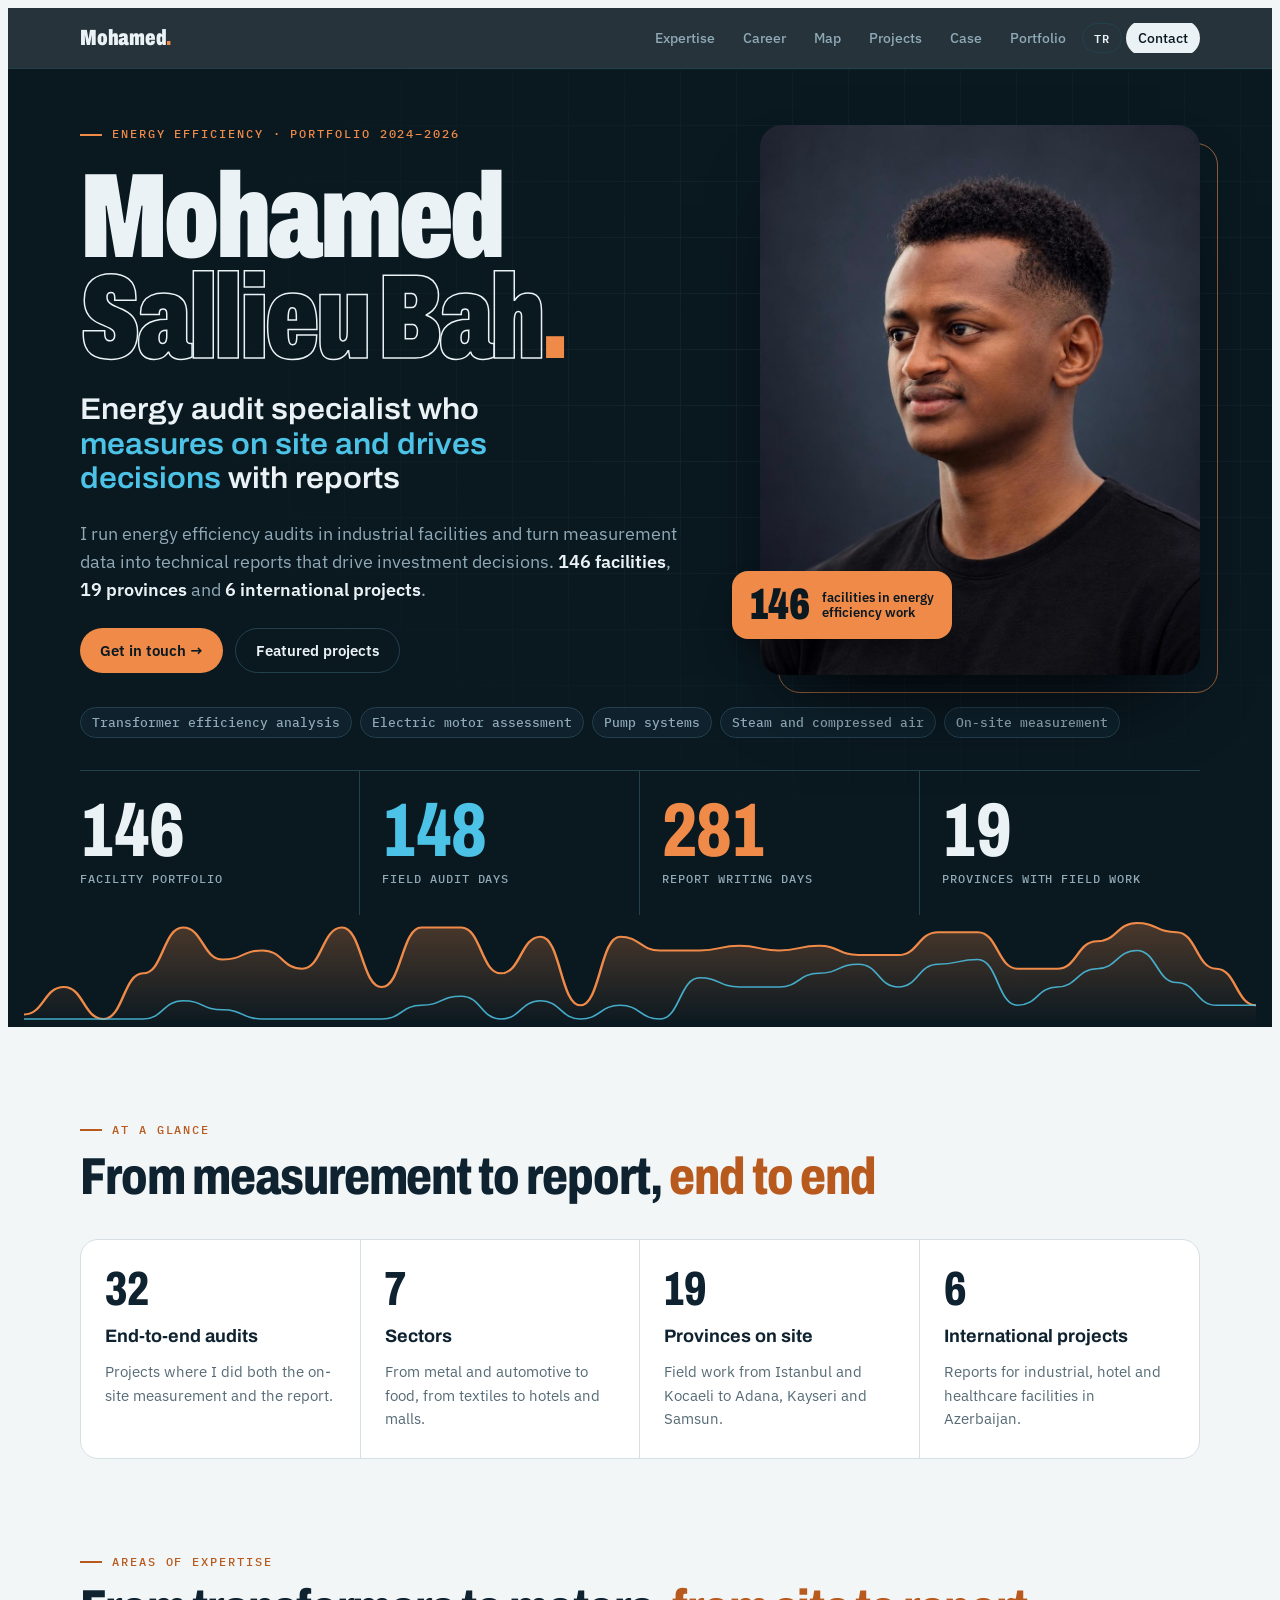
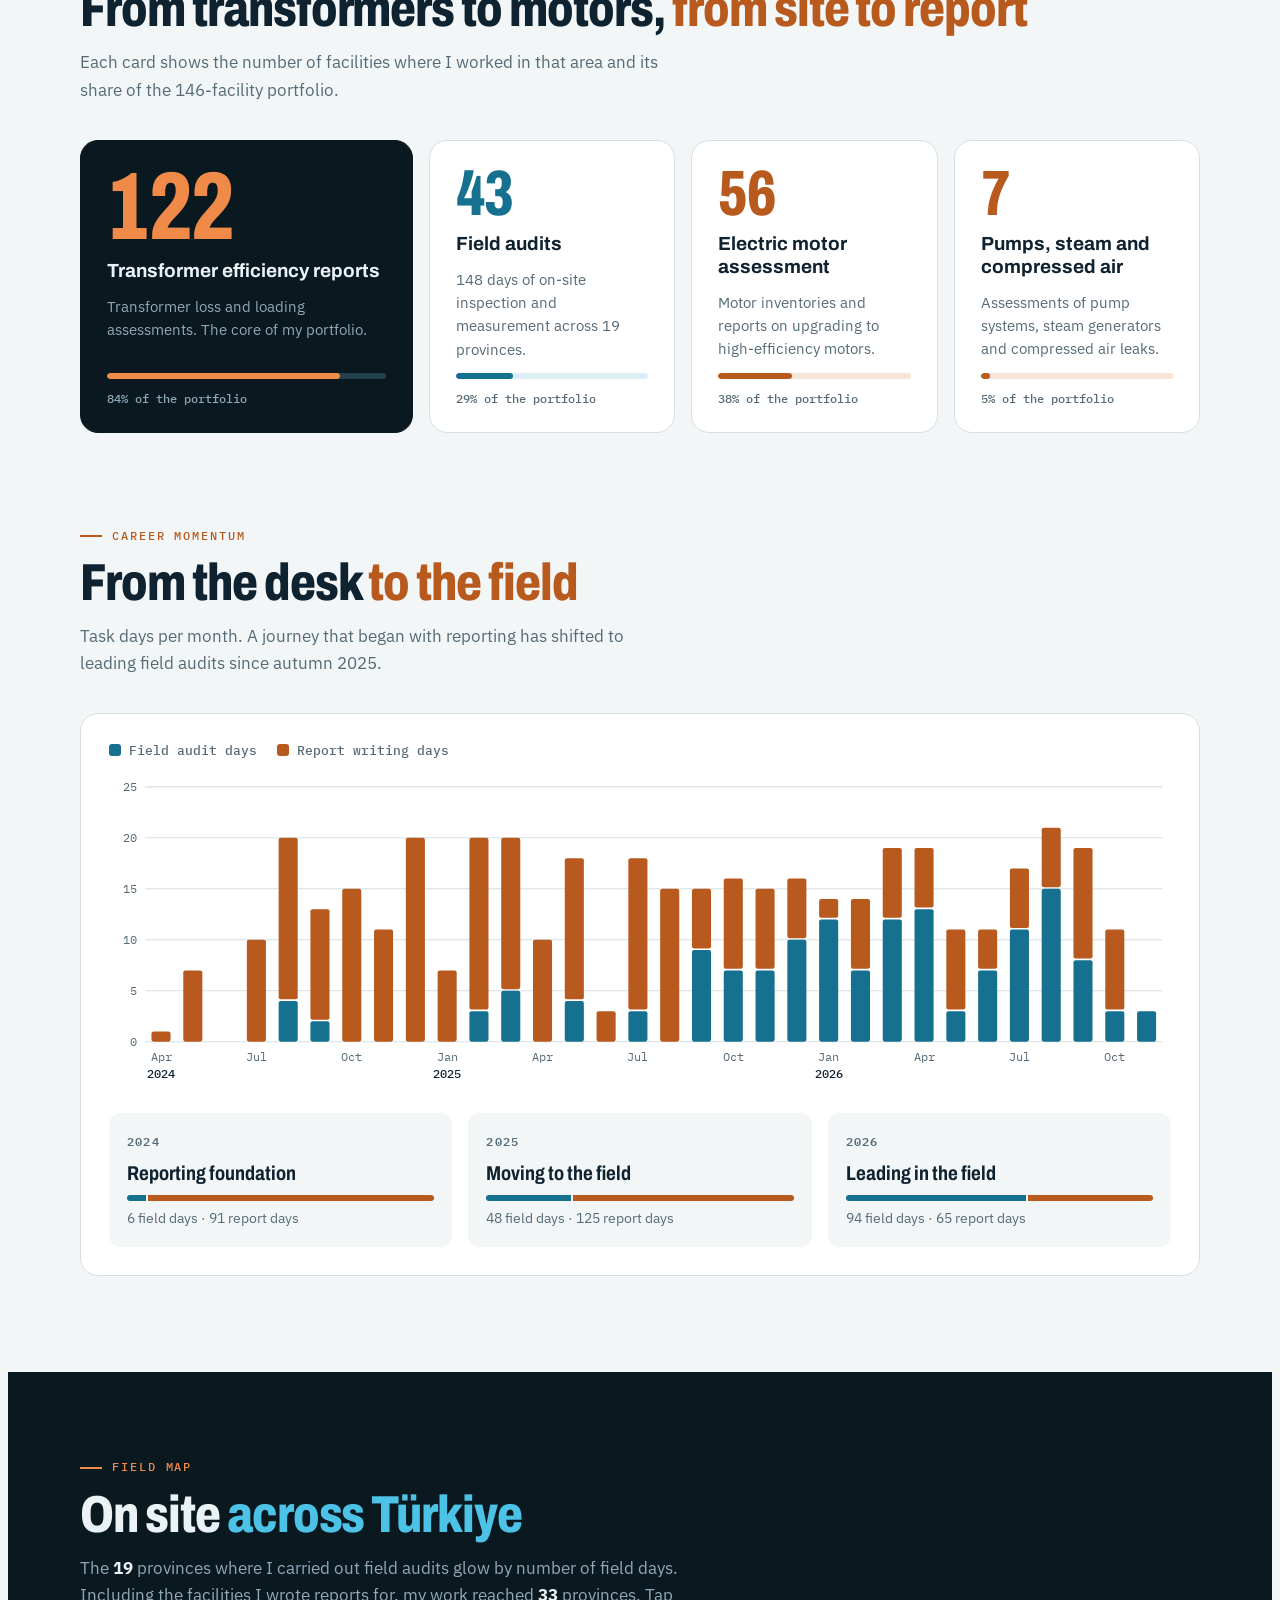
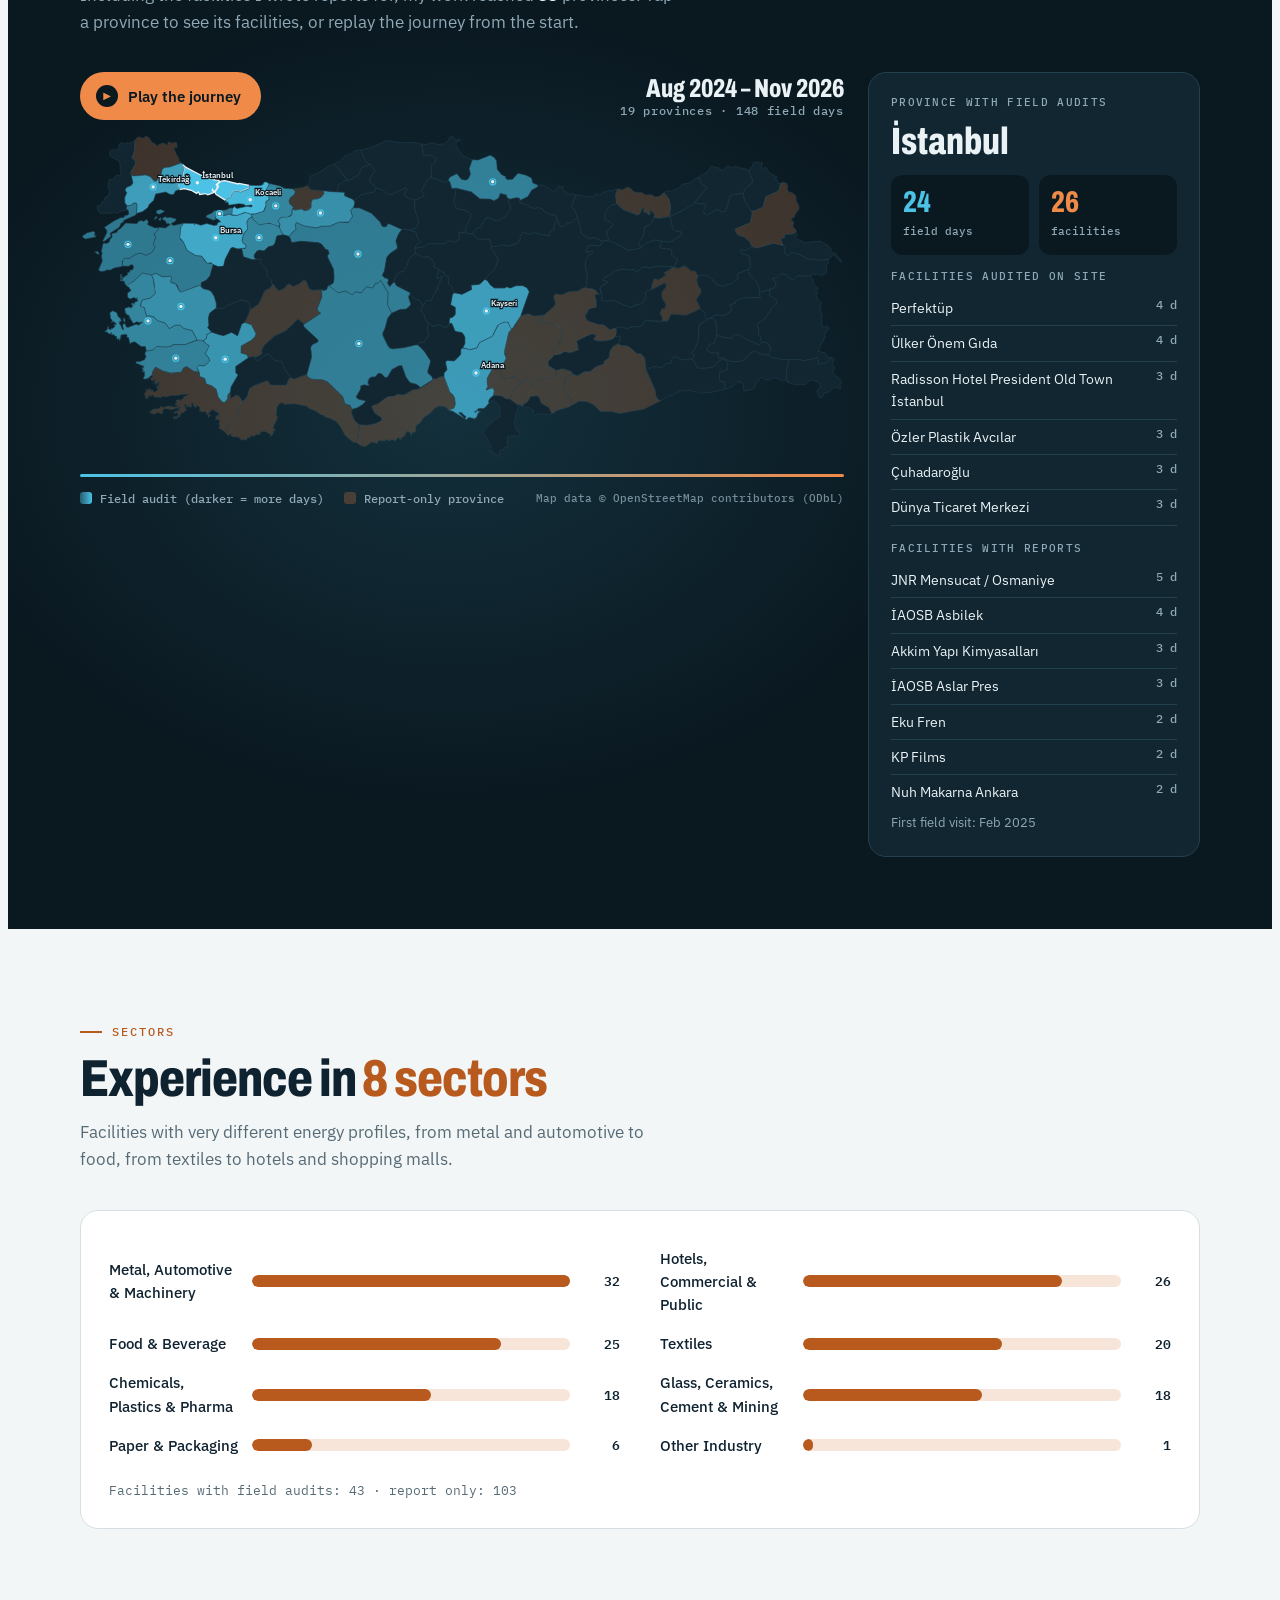
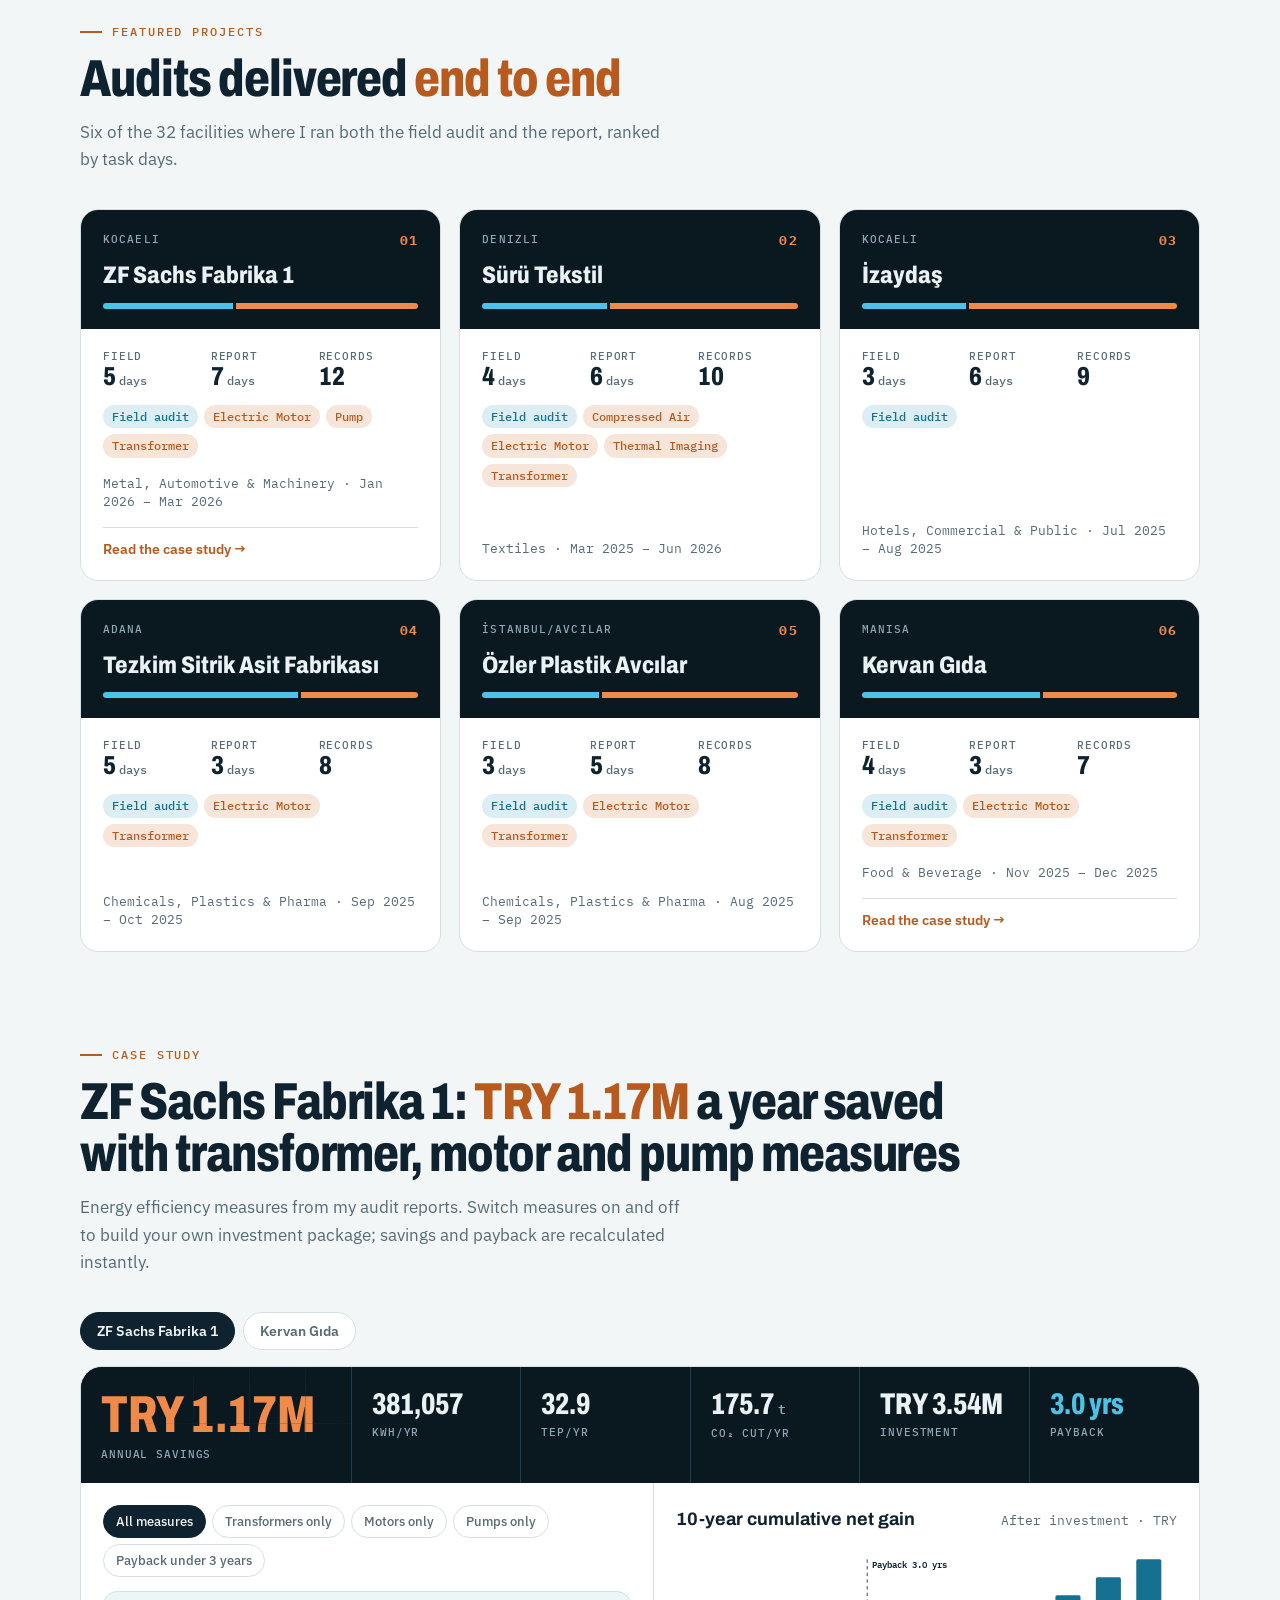
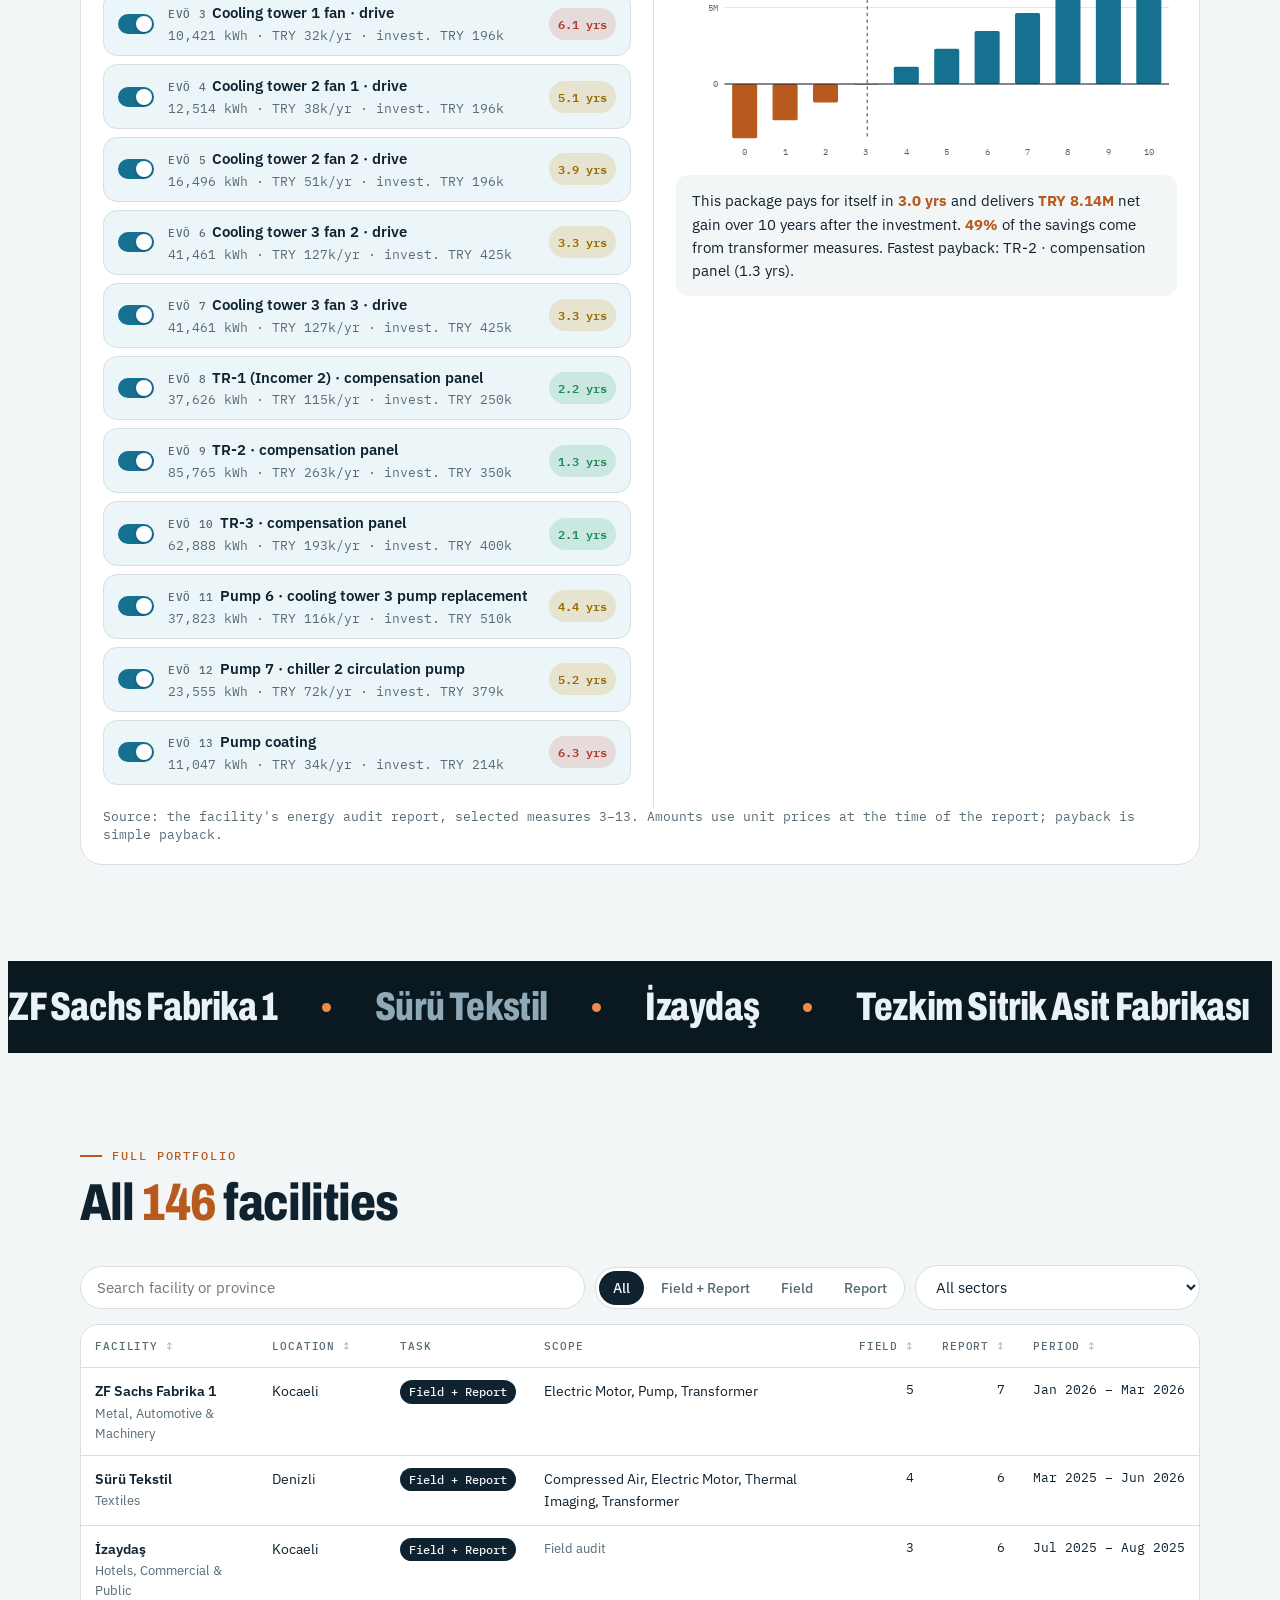
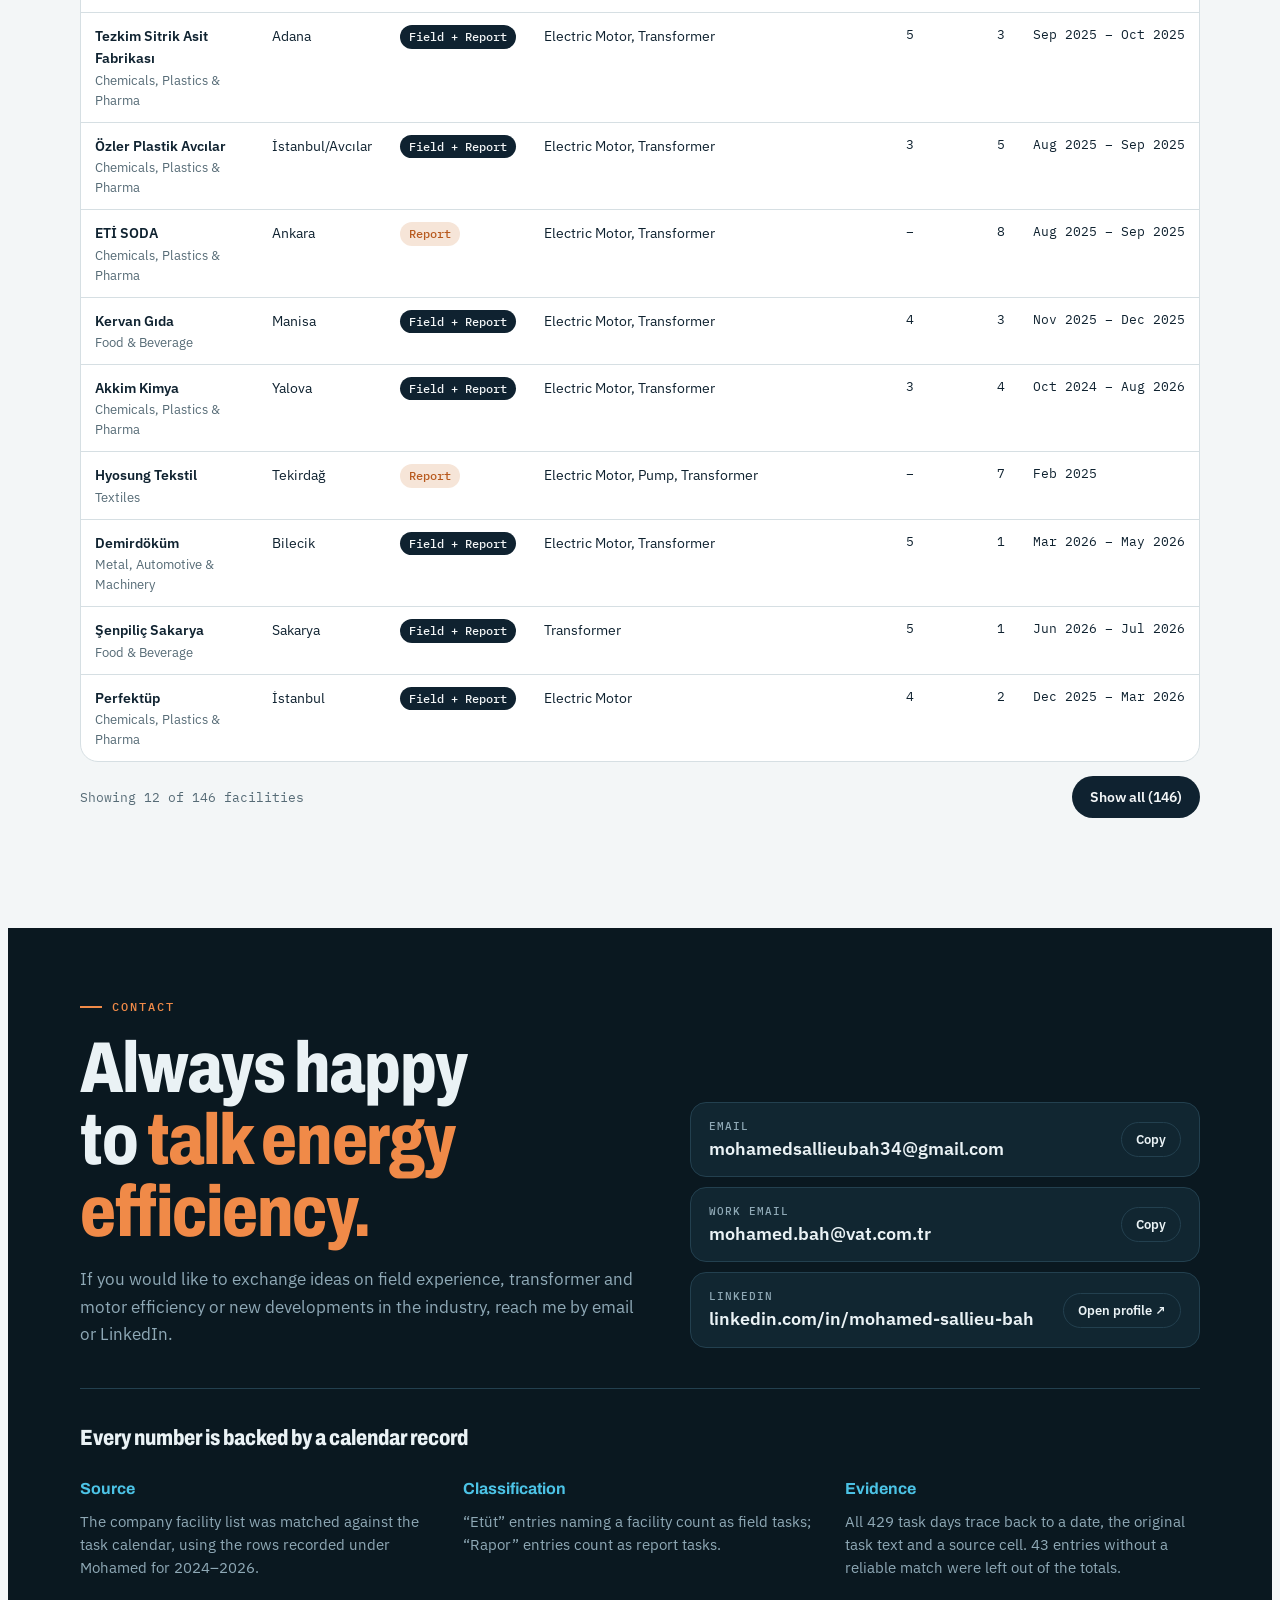
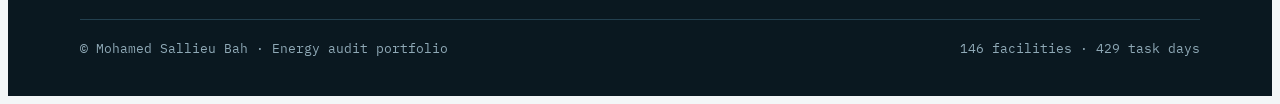
<file: index.html>
<!doctype html>
<html lang="tr">
<head>
<meta charset="utf-8">
<meta name="viewport" content="width=device-width, initial-scale=1, viewport-fit=cover">
<title>Mohamed Sallieu Bah · Enerji Etüt Portföyü</title>
<meta name="description" content="Mohamed Sallieu Bah – enerji verimliliği saha etüdü ve teknik raporlama portföyü: 146 tesis, 19 il, trafo ve elektrik motoru verimlilik raporları.">
<meta name="theme-color" content="#0A1820">
<meta property="og:type" content="website">
<meta property="og:title" content="Mohamed Sallieu Bah · Enerji Etüt Portföyü">
<meta property="og:description" content="Mohamed Sallieu Bah – enerji verimliliği saha etüdü ve teknik raporlama portföyü: 146 tesis, 19 il, trafo ve elektrik motoru verimlilik raporları.">
<meta property="og:image" content="https://sallieubah.github.io/Enerji-Et-t-Uzman-/assets/img/og.jpg">
<meta property="og:url" content="https://sallieubah.github.io/Enerji-Et-t-Uzman-/">
<meta name="twitter:card" content="summary_large_image">
<link rel="alternate" hreflang="tr" href="https://sallieubah.github.io/Enerji-Et-t-Uzman-/?lang=tr">
<link rel="alternate" hreflang="en" href="https://sallieubah.github.io/Enerji-Et-t-Uzman-/?lang=en">
<link rel="icon" href="data:image/svg+xml,%3Csvg xmlns='http://www.w3.org/2000/svg' viewBox='0 0 64 64'%3E%3Crect width='64' height='64' rx='14' fill='%230A1820'/%3E%3Cpath d='M36 8 18 36h12l-4 20 20-30H34z' fill='%23F08A48'/%3E%3C/svg%3E">
<link rel="preconnect" href="https://fonts.googleapis.com">
<link rel="preconnect" href="https://fonts.gstatic.com" crossorigin>
<link rel="stylesheet" href="https://fonts.googleapis.com/css2?family=Archivo:wdth,wght@62..125,400..900&family=IBM+Plex+Sans:wght@400;500;600&family=IBM+Plex+Mono:wght@400;500&display=swap">
<link rel="stylesheet" href="assets/css/style.css?v=202610201646">
</head>
<body>
<nav class="band nav" aria-label="Ana menü" data-i18n-aria-label="a0"><div class="in">
 <a class="brand" href="#top">Mohamed<span>.</span></a>
 <ul>
  <li class="hide-sm"><a class="l" href="#uzmanlik" data-i18n="nav.exp">Uzmanlık</a></li>
  <li class="hide-sm"><a class="l" href="#kariyer" data-i18n="nav.car">Kariyer</a></li>
  <li><a class="l" href="#harita" data-i18n="nav.map">Harita</a></li>
  <li><a class="l" href="#projeler" data-i18n="nav.prj">Projeler</a></li>
  <li class="hide-sm"><a class="l" href="#vaka" data-i18n="nav.cs">Vaka</a></li>
  <li class="hide-sm"><a class="l" href="#portfoy" data-i18n="nav.pf">Portföy</a></li>
  <li><button type="button" class="lang" id="lang" aria-label="Switch to English">EN</button></li>
  <li><a class="l cta-l" href="#iletisim" data-i18n="nav.ct">İletişim</a></li>
 </ul>
</div></nav>
<header class="band hero" id="top">
 <div class="in">
  <div class="hero-grid">
   <div class="hero-txt">
    <p class="eyebrow" data-i18n="hero.eb"><span>Enerji verimliliği · Portföy <span id="period"></span></span></p>
    <h1>Mohamed <span class="l2">Sallieu Bah<span class="dot">.</span></span></h1>
    <p class="role" data-i18n="hero.role">Sahada ölçen, <span>raporla karar verdiren</span> enerji etüt uzmanı</p>
    <p class="lede" id="lede"></p>
    <div class="cta"><a class="btn pri" href="#iletisim" data-i18n="hero.cta1">İletişime geç →</a><a class="btn sec2" href="#projeler" data-i18n="hero.cta2">Öne çıkan projeler</a></div>
   </div>
   <figure class="portrait">
    <img src="assets/img/mohamed.jpg" alt="Mohamed Sallieu Bah" width="900" height="1125" fetchpriority="high">
    <figcaption class="badge" data-i18n="hero.badge"><b id="badgeN">146</b><span>tesiste enerji<br>verimliliği çalışması</span></figcaption>
   </figure>
  </div>
  <div class="tags" id="tags"></div>
  <div class="kpis" id="kpis"></div>
 </div>
 <svg class="wave" id="wave" viewBox="0 0 1000 120" preserveAspectRatio="none" aria-hidden="true"></svg>
</header>

<main>
<section class="band sec"><div class="in">
 <div class="shead"><p class="eyebrow" data-i18n="why.eb">Bir bakışta</p><h2 data-i18n="why.h">Ölçümden rapora, <em>tek elden</em></h2></div>
 <div class="why" id="why"></div>
</div></section>

<section class="band sec" id="uzmanlik"><div class="in">
 <div class="shead"><p class="eyebrow" data-i18n="exp.eb">Uzmanlık alanları</p><h2 data-i18n="exp.h">Trafodan motora, <em>sahadan rapora</em></h2>
  <p class="lede" data-i18n="exp.l">Her kart, o alanda görev yürüttüğüm tesis sayısını ve 146 tesislik portföy içindeki payını gösterir.</p></div>
 <div class="skills" id="skills"></div>
</div></section>

<section class="band sec" id="kariyer"><div class="in">
 <div class="shead"><p class="eyebrow" data-i18n="car.eb">Kariyer ivmesi</p><h2 data-i18n="car.h">Masa başından <em>sahaya</em></h2>
  <p class="lede" data-i18n="car.l">Aylık görev günleri. Raporlamayla başlayan yolculuk, 2025 sonbaharından itibaren saha etüdü liderliğine dönüşüyor.</p></div>
 <div class="panel">
  <div class="legend" data-i18n="car.lg"><span><i style="background:var(--field)"></i>Saha etüdü günü</span><span><i style="background:var(--copper)"></i>Rapor çalışma günü</span></div>
  <div class="chart" id="monthly"></div>
  <div class="phases" id="phases"></div>
 </div>
</div></section>

<section class="band mapband" id="harita"><div class="in">
 <div class="shead">
  <p class="eyebrow" data-i18n="map.eb"><span>Saha haritası</span></p>
  <h2 data-i18n="map.h">Türkiye'nin dört bir yanında <em>sahadayım</em></h2>
  <p class="lede" data-i18n="map.l">Saha etüdü yaptığım <b id="mFieldN">19</b> il, saha gününe göre parlıyor. Rapor hazırladığım tesislerle birlikte toplam <b id="mAllN">33</b> ile dokundum. Bir ile dokunarak tesisleri görün ya da yolculuğu baştan izleyin.</p>
 </div>
 <div class="mapgrid">
  <div class="mapwrap">
   <div class="maptop">
    <button type="button" class="play" id="play" aria-pressed="false"><span class="ico" aria-hidden="true">▶</span><span class="lbl" data-i18n="map.play">Yolculuğu oynat</span></button>
    <div class="clock" aria-live="polite"><b id="mDate">Ağu 2024 – Kas 2026</b><span id="mCount">19 il · 148 saha günü</span></div>
   </div>
   <svg class="map" id="map" role="group" aria-label="Türkiye saha etüdü haritası" data-i18n-aria-label="a1"></svg>
   <div class="progress"><i id="mProg"></i></div>
   <div class="mlegend" data-i18n="map.lg">
    <span><i class="lg-f"></i>Saha etüdü (renk koyulaştıkça daha çok gün)</span>
    <span><i class="lg-r"></i>Yalnız rapor hazırlanan il</span>
    <span class="src">Harita verisi © OpenStreetMap katkıda bulunanlar (ODbL)</span>
   </div>
  </div>
  <aside class="mpanel" id="mpanel" aria-live="polite"></aside>
 </div>
</div></section>

<section class="band sec"><div class="in">
 <div class="shead"><p class="eyebrow" data-i18n="sec.eb">Sektörler</p><h2 data-i18n="sec.h"><em>8 sektörde</em> deneyim</h2>
  <p class="lede" data-i18n="sec.l">Metal ve otomotivden gıdaya, tekstilden otel ve alışveriş merkezlerine kadar farklı enerji profillerine sahip tesisler.</p></div>
 <div class="panel"><div class="rows cols2" id="sectors"></div></div>
</div></section>

<section class="band sec" id="projeler"><div class="in">
 <div class="shead"><p class="eyebrow" data-i18n="prj.eb">Öne çıkan projeler</p><h2 data-i18n="prj.h">Uçtan uca <em>yürütülen</em> etütler</h2>
  <p class="lede" data-i18n="prj.l">Saha etüdü ve raporu birlikte yürüttüğüm 32 tesisten, en fazla görev gününe sahip altısı.</p></div>
 <div class="cards" id="cards"></div>
</div></section>

<section class="band sec" id="vaka"><div class="in">
 <div class="shead">
  <p class="eyebrow" data-i18n="cs.eb">Vaka çalışması</p>
  <h2 id="csTitle"></h2>
  <p class="lede" data-i18n="cs.l">Etüt raporlarındaki enerji verimliliği önlemleri. Önlemleri açıp kapatarak kendi yatırım paketinizi kurun; tasarruf ve geri ödeme süresi anında yeniden hesaplanır.</p>
 </div>
 <div class="cs-tabs" id="csTabs" role="tablist" hidden></div>
 <div class="cs">
  <div class="cs-kpis" id="csKpis" aria-live="polite"></div>
  <div class="cs-body">
   <div class="cs-list">
    <div class="cs-filter" role="group" aria-label="Önlem grubu" data-i18n-aria-label="a7"></div>
    <ul id="csList"></ul>
   </div>
   <div class="cs-chart">
    <div class="cs-ch-h"><h3 data-i18n="cs.ch">10 yıllık kümülatif net kazanç</h3><span class="note" data-i18n="cs.chn">Yatırım düşüldükten sonra · TL</span></div>
    <div id="csChart"></div>
    <p class="cs-insight" id="csInsight"></p>
   </div>
  </div>
  <p class="note cs-src" id="csSrc"></p>
 </div>
</div></section>

<div class="marquee" aria-label="Çalışılan tesislerden bazıları" data-i18n-aria-label="a2"><div class="track" id="track"></div></div>

<section class="band sec" id="portfoy"><div class="in">
 <div class="shead"><p class="eyebrow" data-i18n="pf.eb">Tam portföy</p><h2 data-i18n="pf.h"><em>146</em> tesisin tamamı</h2></div>
 <div class="tools">
  <input id="q" type="search" placeholder="Tesis veya il ara" data-i18n-placeholder="a5" aria-label="Tesis veya il ara" data-i18n-aria-label="a6">
  <div class="seg" id="seg" role="group" aria-label="Görev türü" data-i18n-aria-label="a3">
   <button type="button" data-v="" aria-pressed="true" data-i18n="pf.all">Tümü</button>
   <button type="button" data-v="Saha Etüdü + Rapor" aria-pressed="false" data-i18n="pf.both">Saha + Rapor</button>
   <button type="button" data-v="Saha Etüdü" aria-pressed="false" data-i18n="pf.f">Saha</button>
   <button type="button" data-v="Rapor" aria-pressed="false" data-i18n="pf.r">Rapor</button>
  </div>
  <select id="sec" aria-label="Sektör" data-i18n-aria-label="a4"><option value="" data-i18n="pf.allsec">Tüm sektörler</option></select>
 </div>
 <div class="tbl"><table>
  <thead><tr>
   <th><button type="button" data-k="n" data-i18n="th.n">Tesis</button></th>
   <th><button type="button" data-k="c" data-i18n="th.c">Konum</button></th>
   <th data-i18n="th.t">Görev</th><th data-i18n="th.sc">Kapsam</th>
   <th class="n"><button type="button" data-k="s" data-i18n="th.s">Saha</button></th>
   <th class="n"><button type="button" data-k="r" data-i18n="th.r">Rapor</button></th>
   <th><button type="button" data-k="a" data-i18n="th.a">Dönem</button></th>
  </tr></thead>
  <tbody id="tb"></tbody>
 </table></div>
 <div class="tfoot"><span class="note" id="count"></span><button type="button" class="more" id="more">Tümünü göster</button></div>
</div></section>
</main>

<section class="band closing" id="iletisim"><div class="in">
 <div class="contact">
  <div class="contact-txt">
   <p class="eyebrow" data-i18n="ct.eb"><span>İletişim</span></p>
   <h2 data-i18n="ct.h">Enerji verimliliği üzerine <em>konuşmaya her zaman açığım.</em></h2>
   <p class="lede" data-i18n="ct.l">Saha deneyimleri, trafo ve motor verimliliği ya da sektördeki yeni gelişmeler üzerine fikir alışverişi yapmak isterseniz bana e-posta veya LinkedIn üzerinden ulaşabilirsiniz.</p>
  </div>
  <div class="contact-list">
   <div class="ci">
    <span class="ci-k" data-i18n="ct.m">E-posta</span>
    <a class="ci-v" href="mailto:mohamedsallieubah34@gmail.com">mohamedsallieubah34@gmail.com</a>
    <button type="button" class="copy" data-i18n="ct.copy" data-copy="mohamedsallieubah34@gmail.com">Kopyala</button>
   </div>
   <div class="ci">
    <span class="ci-k" data-i18n="ct.wm">Kurumsal e-posta</span>
    <a class="ci-v" href="mailto:mohamed.bah@vat.com.tr">mohamed.bah@vat.com.tr</a>
    <button type="button" class="copy" data-i18n="ct.copy" data-copy="mohamed.bah@vat.com.tr">Kopyala</button>
   </div>
   <div class="ci">
    <span class="ci-k">LinkedIn</span>
    <a class="ci-v" href="https://www.linkedin.com/in/mohamed-sallieu-bah/" target="_blank" rel="noopener">linkedin.com/in/mohamed-sallieu-bah</a>
    <a class="copy" href="https://www.linkedin.com/in/mohamed-sallieu-bah/" target="_blank" rel="noopener" data-i18n="ct.li">Profili aç ↗</a>
   </div>
  </div>
 </div>
 <div class="method-wrap">
  <h3 class="mh" data-i18n="m.h">Her rakam bir takvim kaydına dayanıyor</h3>
  <div class="method">
   <div data-i18n="m.1"><h3>Kaynak</h3><p>İşletme ana listesi ile görev takvimi eşleştirildi. Takvimde Mohamed adına kayıtlı 2024–2026 satırları kullanıldı.</p></div>
   <div data-i18n="m.2"><h3>Sınıflandırma</h3><p>Tesis adıyla birlikte geçen “Etüt” kayıtları saha görevi, “Rapor” kayıtları rapor görevi sayıldı.</p></div>
   <div data-i18n="m.3"><h3>Kanıt</h3><p>429 görev günü tarih, özgün görev metni ve kaynak hücreyle izlenebilir. Güvenli eşleşmeyen 43 kayıt toplamlara dahil edilmedi.</p></div>
  </div>
 </div>
 <footer><span data-i18n="ft">© Mohamed Sallieu Bah · Enerji etüt portföyü</span><span id="foot"></span></footer>
</div></section>
<div class="tip" id="tip" hidden></div>
<script src="data/portfoy.js?v=202610201646"></script>
<script src="data/turkiye.js?v=202610201646"></script>
<script src="data/vakalar.js?v=202610201646"></script>
<script src="assets/js/i18n.js?v=202610201646"></script>
<script src="assets/js/main.js?v=202610201646"></script>
</body>
</html>
</file>
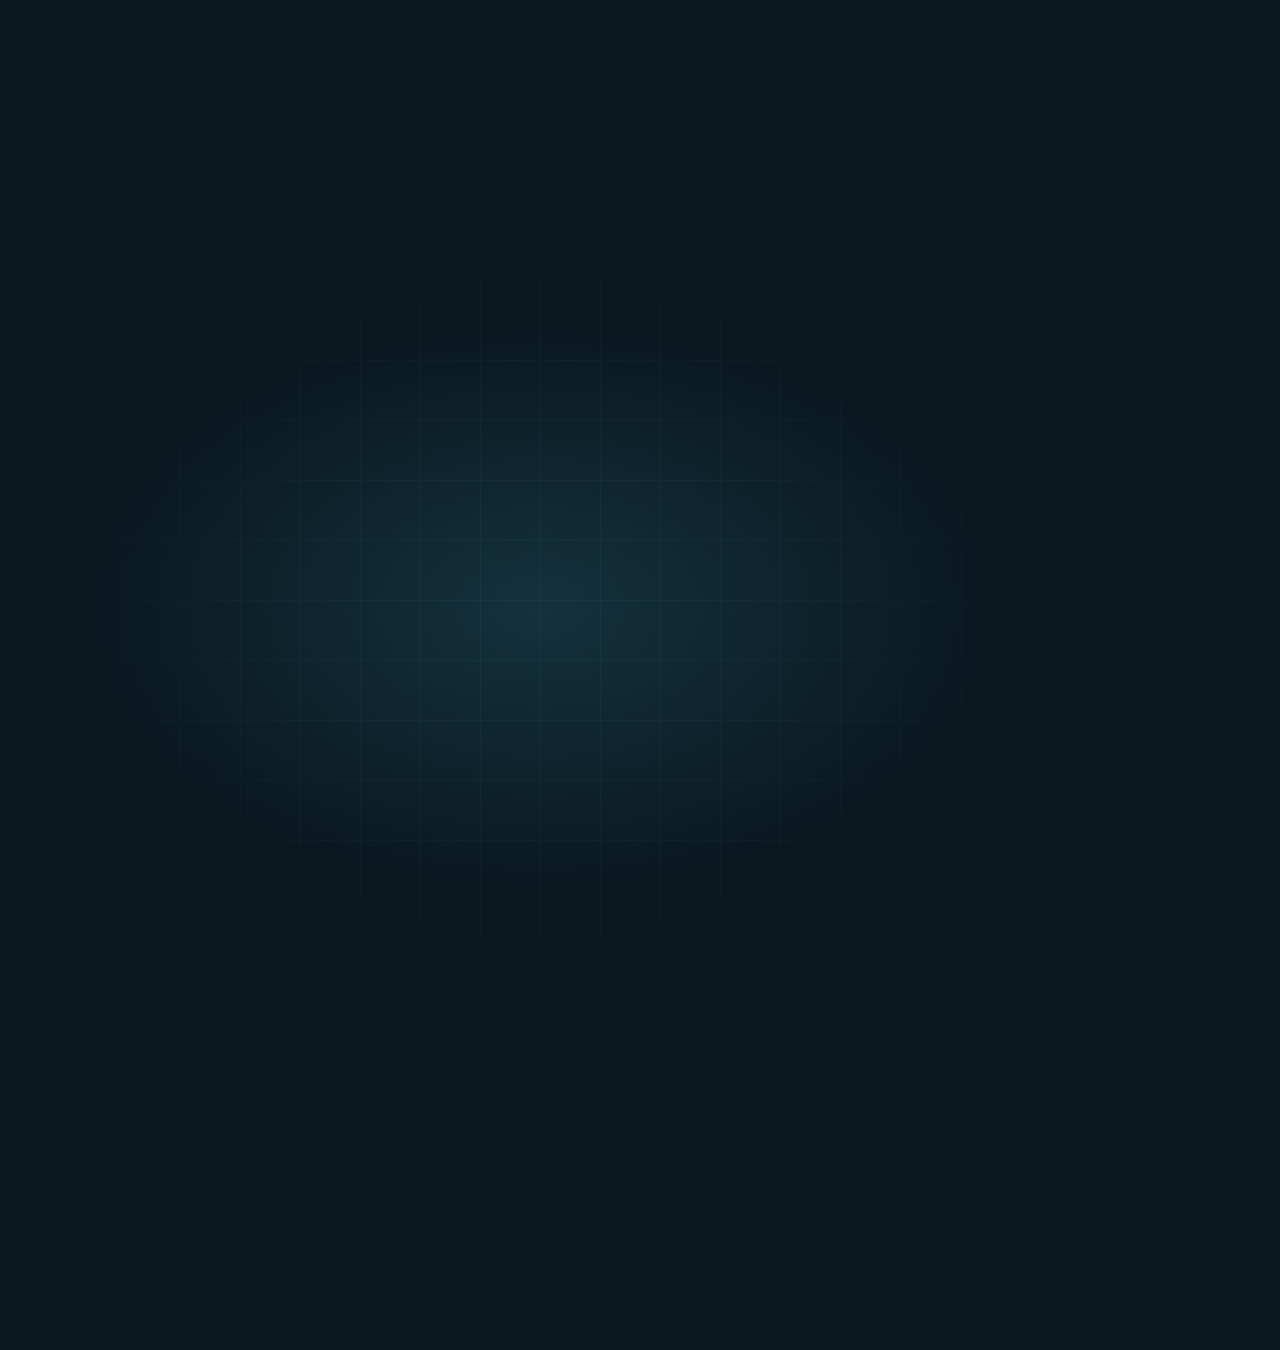
<file: video/harita.html>
<!doctype html>
<html lang="en">
<head>
<meta charset="utf-8">
<title>Field map · video</title>
<link rel="stylesheet" href="https://fonts.googleapis.com/css2?family=Archivo:wdth,wght@62..125,400..900&family=IBM+Plex+Sans:wght@400;500;600;700&family=IBM+Plex+Mono:wght@400;500;600&display=swap">
<style>
/* 1080×1350 (4:5) LinkedIn videosu. Her kare render(t) ile çizilir; CSS animasyonu yok. Tesis adları gösterilmez.
   Sahneler: giriş → başlık → yolculuk (takvim) → tam harita → bölge turu → il sıralaması → kapanış */
:root{--night:#0A1820;--night-2:#112631;--night-3:#16303D;--line:#23404F;--ink:#EAF2F5;--muted:#8FA9B6;--glow:#F08A48;--glow-2:#4CC3E6;
 --display:"Archivo",ui-sans-serif,system-ui,sans-serif;--body:"IBM Plex Sans",ui-sans-serif,system-ui,sans-serif;--mono:"IBM Plex Mono",ui-monospace,monospace}
*{box-sizing:border-box;margin:0}
html,body{width:1080px;height:1350px;overflow:hidden;background:var(--night);color:var(--ink);font-family:var(--body)}
#stage{position:relative;width:1080px;height:1350px;overflow:hidden}
.grid{position:absolute;inset:0;background-image:linear-gradient(var(--line) 1px,transparent 1px),linear-gradient(90deg,var(--line) 1px,transparent 1px);background-size:60px 60px;opacity:.22;
 mask-image:radial-gradient(ellipse 80% 60% at 50% 45%,#000 10%,transparent 75%);-webkit-mask-image:radial-gradient(ellipse 80% 60% at 50% 45%,#000 10%,transparent 75%)}
.halo{position:absolute;inset:0;background:radial-gradient(ellipse 60% 30% at 50% 45%,color-mix(in srgb,var(--glow-2) 15%,transparent),transparent 70%)}
.layer{position:absolute;inset:0}
/* Giriş */
#hook{display:flex;flex-direction:column;justify-content:center;padding:0 90px;gap:28px}
.hk{font:900 112px/.92 var(--display);font-stretch:64%;letter-spacing:-.025em;position:absolute;left:90px;right:90px;top:50%}
.hk em{font-style:normal;color:var(--glow)}
.hk i{font-style:normal;color:var(--glow-2)}
/* Başlık */
#head{position:absolute;left:72px;right:72px;top:64px;display:flex;flex-direction:column;gap:16px}
.eb{font:500 21px/1 var(--mono);letter-spacing:.16em;text-transform:uppercase;color:var(--glow);display:flex;align-items:center;gap:16px}
.eb::before{content:"";width:40px;height:3px;background:currentColor}
#head h1{font:900 92px/.9 var(--display);font-stretch:64%;letter-spacing:-.025em}
#head h1 em{font-style:normal;color:var(--glow-2)}
.who{font:600 27px/1.2 var(--body);color:var(--muted)}
.who b{color:var(--ink)}
/* Harita */
#mapbox{position:absolute;left:0;top:330px;width:1080px;height:580px;overflow:hidden}
#map,#lab{position:absolute;inset:0;width:1080px;height:580px;overflow:visible}
#map .pv{fill:var(--night-2);stroke:var(--line);stroke-width:1}
#map .rip{fill:none;stroke-width:2.6}
#lab .tg{font:700 19px var(--body);fill:var(--ink);paint-order:stroke;stroke:var(--night);stroke-width:5px;letter-spacing:.04em}
#lab .card rect.bg{fill:color-mix(in srgb,var(--night) 86%,transparent);stroke:var(--line)}
#lab .card .nm{font:700 19px var(--body);fill:var(--ink);letter-spacing:.05em}
#lab .card .fc{font:600 14px var(--mono);fill:var(--muted)}
#lab .card .st{font:600 15px var(--mono)}
#lab .lead{stroke:var(--muted);stroke-width:1.2}
#lab .pin{fill:var(--ink)}
/* Alt panel */
#hud{position:absolute;left:72px;right:72px;top:930px;display:flex;flex-direction:column;gap:20px}
.row{display:flex;justify-content:space-between;align-items:flex-end;gap:24px}
#date{font:900 96px/.85 var(--display);font-stretch:64%;font-variant-numeric:tabular-nums;letter-spacing:-.02em}
#chap{font:600 22px/1.3 var(--body);color:var(--muted);text-align:right;max-width:470px}
#chap b{display:block;font:600 18px var(--mono);letter-spacing:.12em;text-transform:uppercase;color:var(--glow)}
.bar{position:relative;height:6px;background:var(--line);border-radius:3px}
.bar i{position:absolute;left:0;top:0;bottom:0;border-radius:3px;background:linear-gradient(90deg,var(--glow-2),var(--glow))}
.bar s{position:absolute;top:12px;font:500 14px var(--mono);text-decoration:none;color:var(--muted);transform:translateX(-50%)}
.cnt{display:grid;grid-template-columns:repeat(4,1fr);border-top:1px solid var(--line);margin-top:16px}
.cnt div{padding-top:20px;display:flex;flex-direction:column;gap:8px}
.cnt div+div{padding-left:22px;border-left:1px solid var(--line)}
.cnt b{font:800 70px/.85 var(--display);font-stretch:66%;font-variant-numeric:tabular-nums}
.cnt span{font:500 15px var(--mono);letter-spacing:.1em;text-transform:uppercase;color:var(--muted)}
.lg{display:flex;gap:26px;font:500 17px var(--mono);color:var(--muted)}
.lg i{display:inline-block;width:14px;height:14px;border-radius:50%;margin-right:10px;vertical-align:-1px}
/* Bölge paneli */
#reg{position:absolute;left:72px;right:72px;top:960px;display:flex;flex-direction:column;gap:18px}
#regN{font:900 112px/.85 var(--display);white-space:nowrap;font-stretch:64%;letter-spacing:-.02em}
#regS{display:grid;grid-template-columns:repeat(4,1fr);border-top:1px solid var(--line)}
#regS div{padding-top:18px;display:flex;flex-direction:column;gap:6px}
#regS div+div{padding-left:22px;border-left:1px solid var(--line)}
#regS b{font:800 62px/.85 var(--display);font-stretch:66%}
#regS span{font:500 15px var(--mono);letter-spacing:.1em;text-transform:uppercase;color:var(--muted)}
/* Sıralama */
#rank{padding:110px 72px 0;display:flex;flex-direction:column;gap:20px}
#rank h2{font:900 92px/.9 var(--display);font-stretch:64%;letter-spacing:-.02em}
#rank h2 em{font-style:normal;color:var(--glow)}
#rank .sub{font:500 22px var(--mono);color:var(--muted)}
.rk{display:grid;grid-template-columns:230px 1fr 96px;gap:8px 20px;align-items:center;padding:16px 0;border-bottom:1px solid var(--line)}
.rk .n{font:700 28px var(--body);letter-spacing:.03em;grid-row:1/3}
.rk .b{height:20px;border-radius:4px}
.rk .b.a{background:var(--glow-2)}.rk .b.r{background:var(--glow)}
.rk .v{font:600 19px var(--mono);color:var(--muted);white-space:nowrap}
.rk .t{grid-column:3;grid-row:1/3;text-align:right;font:800 58px/.9 var(--display);font-stretch:66%}
.rk .t small{display:block;font:500 13px var(--mono);letter-spacing:.08em;color:var(--muted);text-transform:uppercase}
.bw{display:flex;align-items:center;gap:12px}
/* Kapanış */
#end{padding:150px 72px 0;display:flex;flex-direction:column;gap:46px}
#end h2{font:900 120px/.88 var(--display);font-stretch:62%;letter-spacing:-.025em}
#end h2 em{font-style:normal;color:var(--glow)}
.kp{display:grid;grid-template-columns:repeat(2,1fr);gap:0;border-top:1px solid var(--line)}
.kp div{padding:26px 0;display:flex;flex-direction:column;gap:10px;border-bottom:1px solid var(--line)}
.kp div:nth-child(even){padding-left:30px;border-left:1px solid var(--line)}
.kp b{font:800 104px/.85 var(--display);font-stretch:64%}
.kp span{font:500 19px var(--mono);letter-spacing:.1em;text-transform:uppercase;color:var(--muted)}
.tagl{font:600 34px/1.3 var(--body);max-width:880px}
.tagl em{font-style:normal;color:var(--glow-2)}
.url{align-self:flex-start;font:600 26px var(--mono);background:var(--glow);color:var(--night);padding:20px 28px;border-radius:999px}
.foot{position:absolute;left:72px;right:72px;bottom:46px;display:flex;justify-content:space-between;align-items:center;font:500 20px var(--mono);color:var(--muted)}
.foot b{color:var(--ink);font-weight:500}
.foot .src{font-size:14px;opacity:.7}
</style>
</head>
<body>
<div id="stage">
 <div class="grid"></div><div class="halo"></div>
 <div class="layer" id="hook"></div>
 <div id="head">
  <p class="eb">Energy efficiency · 2024–2026</p>
  <h1>On site <em>across Türkiye.</em></h1>
  <p class="who"><b>Mohamed Sallieu Bah</b> · Energy Audit Specialist</p>
 </div>
 <div id="mapbox"><svg id="map"></svg><svg id="lab" viewBox="0 0 1080 580"></svg></div>
 <div id="hud">
  <div class="row"><div id="date"></div><div id="chap"></div></div>
  <div class="bar" id="bar"><i id="prog"></i></div>
  <div class="cnt"><div><b id="cP" style="color:var(--ink)">0</b><span>Provinces</span></div><div><b id="cA" style="color:var(--glow-2)">0</b><span>Field audit days</span></div><div><b id="cR" style="color:var(--glow)">0</b><span>Report days</span></div><div><b id="cF">0</b><span>Facilities</span></div></div>
  <div class="lg"><span><i style="background:var(--glow-2)"></i>Field audit</span><span><i style="background:var(--glow)"></i>Report</span></div>
 </div>
 <div id="reg"><div id="regN"></div><div id="regS"></div></div>
 <div class="layer" id="rank"></div>
 <div class="layer" id="end"></div>
 <div class="foot" id="foot"><span><b>linkedin.com/in/mohamed-sallieu-bah</b></span><span class="src">Map data © OpenStreetMap contributors</span></div>
</div>
<script src="../data/portfoy.js"></script>
<script src="../data/turkiye.js"></script>
<script>
(function(){
const D=window.PORTFOY,T=window.TURKIYE,$=s=>document.getElementById(s);
const fmt=n=>n.toLocaleString("en-US"),UP=s=>s.toLocaleUpperCase("tr-TR");
const MON=["Jan","Feb","Mar","Apr","May","Jun","Jul","Aug","Sep","Oct","Nov","Dec"];
const cl=(x,a=0,b=1)=>Math.max(a,Math.min(b,x)),fade=(t,a,b)=>cl((t-a)/(b-a));
const ease=x=>x<.5?4*x*x*x:1-Math.pow(-2*x+2,3)/2,eo=x=>1-Math.pow(1-x,3);
const lerp=(a,b,k)=>a+(b-a)*k;

/* ---------- Veri: il bazında etüt (saha) / rapor / tesis ---------- */
const EV=[...D.V.map(v=>({d:v[0],f:v[1],p:v[2],k:"a"})),...D.R.map(r=>({d:r[0],f:r[1],p:r[2],k:"r"}))].sort((a,b)=>a.d<b.d?-1:a.d>b.d?1:a.k<b.k?-1:1);
const PS={};EV.forEach(e=>{if(!e.p)return;const s=PS[e.p]=PS[e.p]||{a:new Set,r:new Set,t:new Set,ad:0,rd:0};s[e.k].add(e.f);s.t.add(e.f);e.k==="a"?s.ad++:s.rd++});
const stat=p=>{const s=PS[p];return{a:s.a.size,r:s.r.size,t:s.t.size,ad:s.ad,rd:s.rd}};
const abroad=D.F.filter(f=>f.c==="AZERBAYCAN").length;
const maxAD=Math.max(...Object.values(PS).map(s=>s.ad)),maxRD=Math.max(...Object.values(PS).map(s=>s.rd));

/* ---------- Zaman çizelgesi (saniye) ---------- */
const S={hook:[0,6.6],title:[6.0,9.0],jour:[9.0,41.0],full:[41.0,46.0],tour:[46.0,66.0],rank:[66.0,73.0],end:[73.0,80.0]};
const DUR=80;window.DURATION=DUR;
const day=s=>Date.UTC(+s.slice(0,4),+s.slice(5,7)-1,+s.slice(8,10))/864e5;
const D0=day("2024-04-01"),D1=day("2026-11-30");
const tOf=d=>S.jour[0]+(S.jour[1]-S.jour[0])*(d-D0)/(D1-D0);
/* Aynı gündeki olayları gün içine yay */
const perDay={};EV.forEach(e=>{e.i=(perDay[e.d]=(perDay[e.d]||0)+1)-1});
EV.forEach(e=>{e.t=tOf(day(e.d)+e.i/Math.max(perDay[e.d],1)*.9)});

/* ---------- Harita ---------- */
const NS="http://www.w3.org/2000/svg",mk=(n,a)=>{const e=document.createElementNS(NS,n);for(const k in a)e.setAttribute(k,a[k]);return e};
const svg=$("map"),W=1080,H=580,gP=mk("g",{}),gFx=mk("g",{});svg.append(gP,gFx);
const P={};
Object.entries(T.p).forEach(([n,[d,cx,cy]])=>{const p=mk("path",{d,class:"pv","vector-effect":"non-scaling-stroke"});gP.append(p);P[n]={p,cx,cy}});
Object.values(P).forEach(o=>{const b=o.p.getBBox();o.b=b});
const fit=(x0,y0,x1,y1,pad)=>{let w=x1-x0+pad*2,h=y1-y0+pad*2;const ar=W/H;if(w/h<ar)w=h*ar;else h=w/ar;const cx=(x0+x1)/2,cy=(y0+y1)/2;return[cx-w/2,cy-h/2,w,h]};
const FULL=fit(0,0,T.w,T.h,14);
const boxOf=names=>{let x0=1e9,y0=1e9,x1=-1e9,y1=-1e9;names.forEach(n=>{const b=P[n].b;x0=Math.min(x0,b.x);y0=Math.min(y0,b.y);x1=Math.max(x1,b.x+b.width);y1=Math.max(y1,b.y+b.height)});return[x0,y0,x1,y1]};
const REG=[
 {n:"Marmara",p:["İstanbul","Kocaeli","Tekirdağ","Bursa","Sakarya","Yalova","Bilecik","Kırklareli","Çanakkale","Balıkesir"]},
 {n:"Aegean",p:["İzmir","Manisa","Aydın","Denizli","Muğla","Afyon"]},
 {n:"Central & Black Sea",p:["Ankara","Konya","Kayseri","Bolu","Düzce","Samsun","Trabzon"]},
 {n:"South & East",p:["Adana","Mersin","Osmaniye","Antalya","Kahramanmaraş","Gaziantep","Şanlıurfa","Malatya","Bingöl","Kars"]}
].map(r=>{r.p=r.p.filter(n=>PS[n]);const[x0,y0,x1,y1]=boxOf(r.p);r.vb=fit(x0,y0,x1,y1,22);return r});
const RT=(S.tour[1]-S.tour[0])/REG.length;
let VB=FULL.slice();
const setVB=v=>{VB=v;svg.setAttribute("viewBox",v.map(x=>x.toFixed(2)).join(" "))};
const proj=(x,y)=>[(x-VB[0])/VB[2]*W,(y-VB[1])/VB[3]*H];

/* ---------- Etiket yerleşimi (çakışmasız) ---------- */
const ctx=document.createElement("canvas").getContext("2d");
const pl=(n,one,many)=>`${n} ${n===1?one:many||one+"s"}`;
/* bağlantı çizgisi başka bir kartın içinden geçiyor mu */
const segHit=(x1,y1,x2,y2,q)=>{for(let k=.15;k<.95;k+=.1){const x=x1+(x2-x1)*k,y=y1+(y2-y1)*k;if(x>q.x&&x<q.x+q.w&&y>q.y&&y<q.y+q.h)return true}return false};
const tw=(t,f)=>{ctx.font=f;return ctx.measureText(t).width};
function layout(names,vb){
 const placed=[],out=[];const save=VB;VB=vb;
 const pins=names.map(n=>proj(P[n].cx,P[n].cy));
 names.slice().sort((a,b)=>stat(b).t-stat(a).t).forEach(n=>{
  const s=stat(n),[px,py]=proj(P[n].cx,P[n].cy);
  const l1=UP(n),l2=`${pl(s.a,"audit")} · ${pl(s.r,"report")}`,l3=pl(s.t,"facility","facilities");
  const w=Math.max(tw(l1,"700 19px 'IBM Plex Sans'")+18+tw(l3,"600 14px 'IBM Plex Mono'"),tw(l2,"600 15px 'IBM Plex Mono'"))+28,h=58;
  let best=null,bs=1e9;
  for(const r of [44,64,88,116,150,190])for(let a=-180;a<180;a+=15){
   const rad=a*Math.PI/180,cx=px+Math.cos(rad)*r,cy=py+Math.sin(rad)*r*.75;
   const x=Math.cos(rad)>=0?cx:cx-w,y=cy-h/2;
   let sc=0;
   if(x<8||y<4||x+w>W-8||y+h>H-4)sc+=1e6;
   placed.forEach(q=>{const ox=Math.min(x+w,q.x+q.w)-Math.max(x,q.x)+14,oy=Math.min(y+h,q.y+q.h)-Math.max(y,q.y)+10;if(ox>0&&oy>0)sc+=5e4+ox*oy*40});
   placed.forEach(q=>{if(segHit(px,py,Math.cos(rad)>=0?x:x+w,y+h/2,q))sc+=3e3});
   pins.forEach(([qx,qy])=>{if(qx>x-6&&qx<x+w+6&&qy>y-6&&qy<y+h+6)sc+=900});
   sc+=r*.6;
   if(sc<bs){bs=sc;best={x,y,w,h,px,py,n,l1,l2,l3,s}}
  }
  placed.push(best);out.push(best)});
 VB=save;return out;
}
REG.forEach(r=>r.L=layout(r.p,r.vb));
const TOP=Object.keys(PS).sort((a,b)=>stat(b).t-stat(a).t).slice(0,7);
const FULL_L=layout(TOP,FULL);
function cards(L,k0,stag){
 return L.map((c,i)=>{const k=eo(fade(k0,i*stag,i*stag+.35));if(k<=0)return"";
  const ax=c.x+(c.x>c.px?0:c.w),ay=c.y+c.h/2;
  return `<g class="card" style="opacity:${k}" transform="translate(0 ${(1-k)*10})">
   <line class="lead" x1="${c.px}" y1="${c.py}" x2="${ax}" y2="${ay}"/>
   <circle class="pin" cx="${c.px}" cy="${c.py}" r="4.5"/>
   <rect class="bg" x="${c.x}" y="${c.y}" width="${c.w}" height="${c.h}" rx="10"/>
   <text class="nm" x="${c.x+14}" y="${c.y+23}">${c.l1}</text>
   <text class="fc" x="${c.x+c.w-14}" y="${c.y+23}" text-anchor="end">${c.l3}</text>
   <text class="st" x="${c.x+14}" y="${c.y+46}"><tspan fill="var(--glow-2)">${pl(c.s.a,"audit")}</tspan><tspan fill="var(--muted)"> · </tspan><tspan fill="var(--glow)">${pl(c.s.r,"report")}</tspan></text></g>`}).join("");
}

/* ---------- Sabit içerikler ---------- */
const totF=D.F.length,totA=D.V.length,totR=D.R.length;
const HOOK=[
 [0.2,2.3,`What do <em>two years</em><br>of energy audits<br>look like?`],
 [2.5,4.5,`<i>${totA} days</i> on site.<br><em>${totR} days</em><br>writing reports.`],
 [4.7,6.6,`Let's put them<br>on the <i>map.</i>`]];
const CH=[["2024","Chapter 1","Building the foundation in reporting"],["2025","Chapter 2","Moving into the field"],["2026","Chapter 3","Leading audits on site"]];
const yearX=["2025","2026"].map(y=>(day(y+"-01-01")-D0)/(D1-D0)*100);
$("bar").insertAdjacentHTML("beforeend",yearX.map((x,i)=>`<s style="left:${x}%">${2025+i}</s>`).join(""));
const RK=Object.keys(PS).sort((a,b)=>stat(b).t-stat(a).t||stat(b).a-stat(a).a).slice(0,8);
const rkMax=Math.max(...RK.map(n=>Math.max(stat(n).a,stat(n).r)));
$("end").innerHTML=`<h2>Measured on site.<br><em>Proven in reports.</em></h2>
 <div class="kp"><div><b>${fmt(totF)}</b><span>Facilities</span></div><div><b style="color:var(--glow-2)">${fmt(totA)}</b><span>Field audit days</span></div>
 <div><b style="color:var(--glow)">${fmt(totR)}</b><span>Report days</span></div><div><b>${Object.keys(PS).length}</b><span>Provinces + ${abroad} sites abroad</span></div></div>
 <p class="tagl">Transformer, motor and pump efficiency, <em>from the first measurement to the final report.</em></p>
 <span class="url">sallieubah.github.io/Enerji-Et-t-Uzman-</span>`;

/* ---------- Kare çizimi ---------- */
window.render=function(t){
 /* giriş */
 $("hook").innerHTML=HOOK.map(([a,b,h])=>{const k=fade(t,a,a+.5)*(1-fade(t,b-.4,b));if(k<=0)return"";
  return `<div class="hk" style="opacity:${k};transform:translateY(calc(-50% + ${(1-eo(fade(t,a,a+.5)))*40}px))">${h}</div>`}).join("");
 const showHead=fade(t,S.title[0]+.3,S.title[0]+1.2)*(1-fade(t,S.rank[0]-.3,S.rank[0]+.3));
 $("head").style.opacity=showHead;$("head").style.transform=`translateY(${(1-eo(fade(t,S.title[0]+.3,S.title[0]+1.2)))*24}px)`;
 /* harita görünürlüğü ve kamera */
 const mapOn=fade(t,5.6,7.4)*(1-fade(t,S.rank[0]-.3,S.rank[0]+.3));
 $("mapbox").style.opacity=mapOn;
 let vb=FULL;
 if(t>=S.tour[0]-1&&t<S.rank[0]){
  const j=Math.floor((t-S.tour[0])/RT),loc=(t-S.tour[0])-j*RT;
  const from=j<=0?FULL:REG[Math.min(j-1,REG.length-1)].vb;
  if(t<S.tour[0])vb=FULL;
  else if(j>=REG.length){vb=REG[REG.length-1].vb.map((v,i)=>lerp(v,FULL[i],ease(fade(t,S.tour[1],S.tour[1]+.9))))}
  else{const to=REG[j].vb,k=ease(cl(loc/1.1));vb=from.map((v,i)=>lerp(v,to[i],k))}
 }
 setVB(vb);
 /* il dolguları: olaylar zamana göre birikir */
 const cnt={},fac=new Set();let nA=0,nR=0;
 const until=t>=S.jour[1]?1e9:t;
 EV.forEach(e=>{if(e.t>until)return;fac.add(e.f);e.k==="a"?nA++:nR++;if(e.p){const c=cnt[e.p]=cnt[e.p]||{a:0,r:0};c[e.k]++}});
 const sweep=fade(t,4.9,6.8); // haritanın batıdan doğuya belirmesi
 Object.entries(P).forEach(([n,o])=>{const c=cnt[n];
  const vis=cl((sweep*1.25-(o.cx/T.w)*.25)/1);o.p.style.opacity=.15+.85*vis;
  if(c&&c.a){o.p.style.fill="var(--glow-2)";o.p.style.fillOpacity=.28+.72*Math.sqrt(c.a/maxAD)}
  else if(c&&c.r){o.p.style.fill="var(--glow)";o.p.style.fillOpacity=.16+.4*Math.sqrt(c.r/maxRD)}
  else{o.p.style.fill="";o.p.style.fillOpacity=""}});
 /* dalgalar */
 let fx="";const z=VB[2]/FULL[2];
 if(t>=S.jour[0]&&t<S.jour[1]+1.2)EV.forEach(e=>{if(!e.p||e.t>t)return;const age=t-e.t,L=e.k==="a"?1.2:.8;if(age>L)return;const k=age/L,o=P[e.p];
  fx+=`<circle class="rip" cx="${o.cx}" cy="${o.cy}" r="${(e.k==="a"?4+k*30:3+k*16)*z}" style="stroke:var(${e.k==="a"?"--glow-2":"--glow"});opacity:${(1-k)*(e.k==="a"?1:.8)};stroke-width:${(e.k==="a"?2.6:1.8)*z}"/>`});
 gFx.innerHTML=fx;
 /* etiketler */
 let lab="";
 if(t>=S.jour[0]&&t<S.jour[1]){ // yolculukta: son olayların il adları
  const recent={};EV.forEach(e=>{if(e.p&&e.t<=t&&t-e.t<1.4)recent[e.p]=Math.max(recent[e.p]||0,e.t)});
  Object.entries(recent).sort((a,b)=>b[1]-a[1]).slice(0,3).forEach(([n,te])=>{const[x,y]=proj(P[n].cx,P[n].cy),k=1-fade(t,te+.8,te+1.4);
   lab+=`<text class="tg" x="${x+12}" y="${y-12}" style="opacity:${k}">${UP(n)}</text>`});
 }
 if(t>=S.full[0]&&t<S.tour[0]+.3)lab+=`<g style="opacity:${1-fade(t,S.tour[0]-.5,S.tour[0])}">${cards(FULL_L,t-S.full[0]-.3,.28)}</g>`;
 if(t>=S.tour[0]&&t<S.tour[1]){const j=Math.floor((t-S.tour[0])/RT),loc=(t-S.tour[0])-j*RT;
  lab+=`<g style="opacity:${1-fade(loc,RT-.45,RT-.05)}">${cards(REG[j].L,loc-1.15,.16)}</g>`}
 $("lab").innerHTML=lab;
 /* alt panel: yolculuk */
 const hudOn=fade(t,S.jour[0]-.8,S.jour[0])*(1-fade(t,S.tour[0]-.6,S.tour[0]));
 $("hud").style.opacity=hudOn;
 const cd=D0+(D1-D0)*cl((t-S.jour[0])/(S.jour[1]-S.jour[0])),dt=new Date(cd*864e5);
 $("date").textContent=MON[dt.getUTCMonth()]+" "+dt.getUTCFullYear();
 const ch=CH.find(c=>c[0]==String(dt.getUTCFullYear()));
 const chK=Math.min(1,fade(cd,day(ch[0]+"-01-01")-(ch[0]==="2024"?400:0),day(ch[0]+"-01-01")+20));
 $("chap").innerHTML=`<b>${ch[1]} · ${ch[0]}</b><span style="opacity:${chK}">${ch[2]}</span>`;
 $("prog").style.width=(cl((t-S.jour[0])/(S.jour[1]-S.jour[0]))*100)+"%";
 $("cP").textContent=Object.keys(cnt).length;$("cA").textContent=nA;$("cR").textContent=nR;$("cF").textContent=fac.size;
 /* bölge paneli */
 const regOn=t>=S.tour[0]&&t<S.tour[1];$("reg").style.opacity=regOn?1-fade(t,S.tour[1]-.4,S.tour[1]):0;
 if(regOn){const j=Math.floor((t-S.tour[0])/RT),loc=(t-S.tour[0])-j*RT,r=REG[j],k=eo(fade(loc,.2,.8))*(1-fade(loc,RT-.4,RT));
  const ss=r.p.map(stat),sum=f=>ss.reduce((a,s)=>a+f(s),0);
  $("reg").style.opacity=k;$("reg").style.transform=`translateY(${(1-k)*20}px)`;
  $("regN").textContent=r.n;
  $("regS").innerHTML=`<div><b>${r.p.length}</b><span>Provinces</span></div><div><b style="color:var(--glow-2)">${sum(s=>s.a)}</b><span>Audits</span></div><div><b style="color:var(--glow)">${sum(s=>s.r)}</b><span>Reports</span></div><div><b>${sum(s=>s.t)}</b><span>Facilities</span></div>`}
 /* sıralama */
 const rkOn=fade(t,S.rank[0],S.rank[0]+.6)*(1-fade(t,S.end[0]-.4,S.end[0]));$("rank").style.opacity=rkOn;
 if(rkOn>0){const g=t-S.rank[0];
  $("rank").innerHTML=`<p class="eb">Where the work happened</p><h2>Top provinces <em>by facilities</em></h2><p class="sub">Audits = facilities audited on site · Reports = facilities with a report</p>`+
   RK.map((n,i)=>{const s=stat(n),k=eo(fade(g,.5+i*.18,1.6+i*.18));
    return `<div class="rk" style="opacity:${fade(g,.3+i*.18,.7+i*.18)}"><span class="n">${UP(n)}</span>
     <div class="bw"><div class="b a" style="width:${s.a/rkMax*100*k}%"></div><span class="v" style="color:var(--glow-2)">${pl(Math.round(s.a*k),"audit")}</span></div>
     <div class="bw"><div class="b r" style="width:${s.r/rkMax*100*k}%"></div><span class="v" style="color:var(--glow)">${pl(Math.round(s.r*k),"report")}</span></div>
     <span class="t">${Math.round(s.t*k)}<small>facilities</small></span></div>`}).join("")}
 /* kapanış */
 const en=fade(t,S.end[0],S.end[0]+.8);$("end").style.opacity=en;$("end").style.transform=`translateY(${(1-eo(en))*40}px)`;
 $("foot").style.opacity=fade(t,S.title[0]+.6,S.title[0]+1.4);
};
window.render(0);
window.READY=document.fonts.ready.then(()=>{REG.forEach(r=>r.L=layout(r.p,r.vb));FULL_L.splice(0,FULL_L.length,...layout(TOP,FULL));return true});
})();
</script>
</body>
</html>
</file>
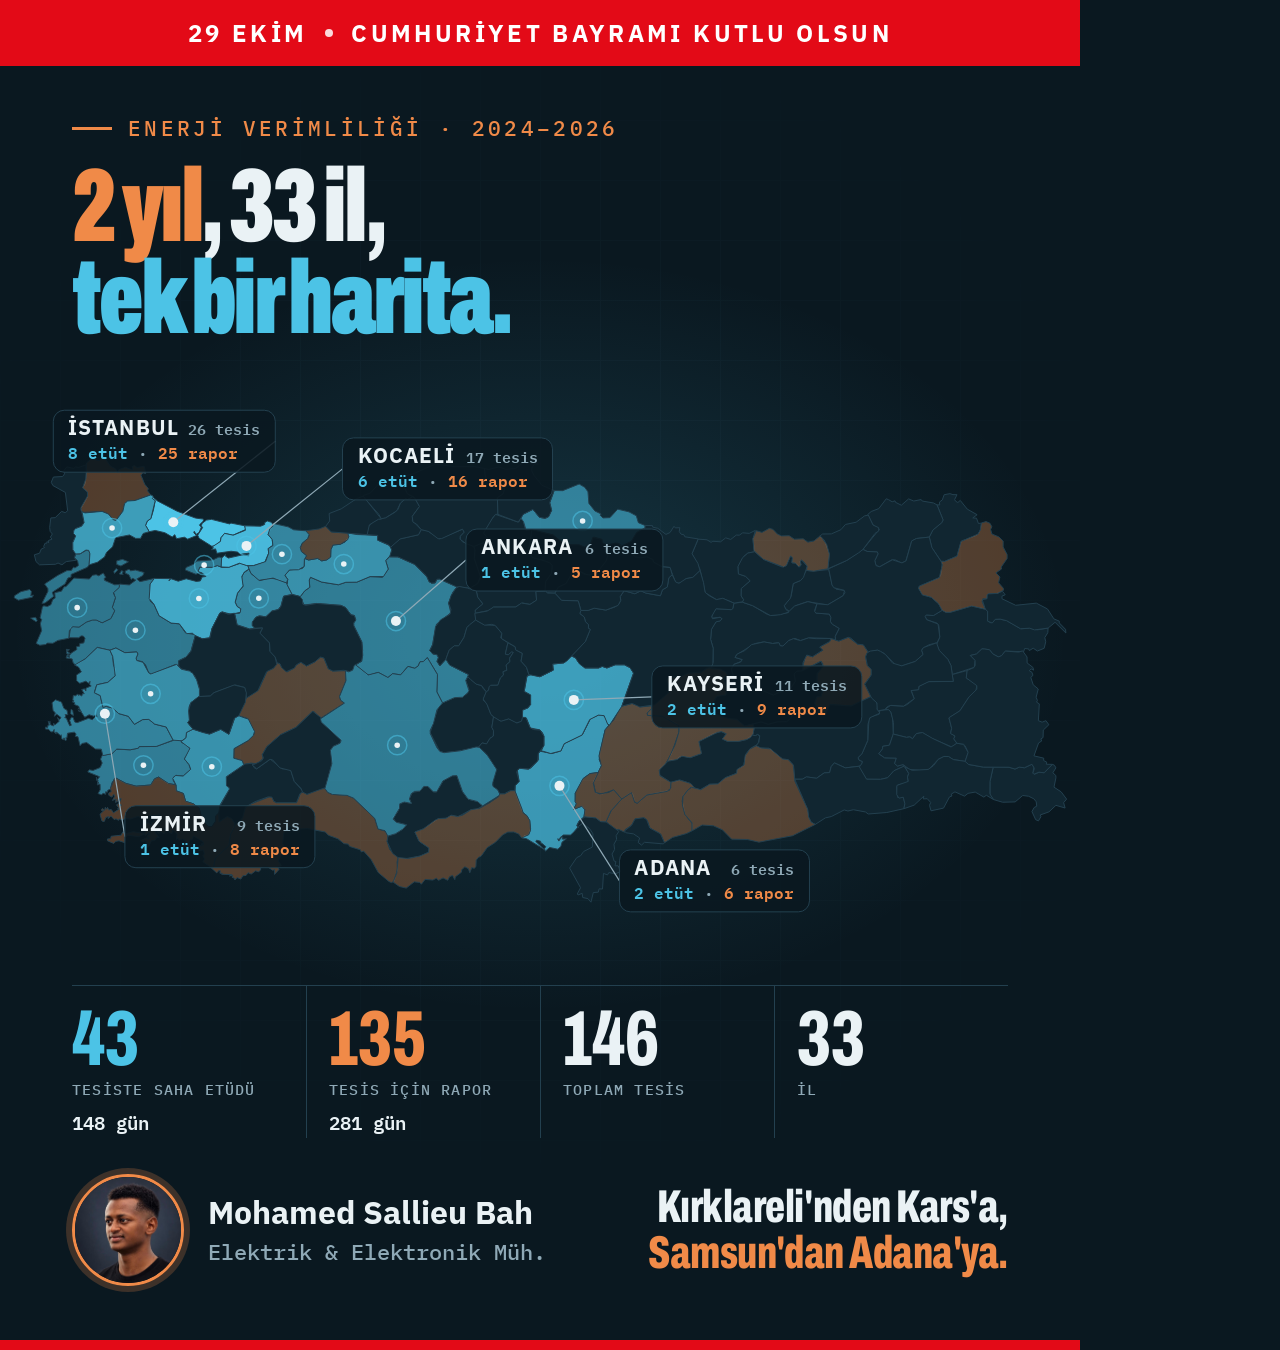
<file: video/thumbnail-29ekim.html>
<!doctype html>
<html lang="tr"><head><meta charset="utf-8"><title>Saha haritası · 29 Ekim kapağı</title>
<link rel="stylesheet" href="https://fonts.googleapis.com/css2?family=Archivo:wdth,wght@62..125,400..900&family=IBM+Plex+Sans:wght@400;500;600;700&family=IBM+Plex+Mono:wght@400;500;600&display=swap">
<style>
/* 1080×1350 (4:5) LinkedIn videosu. Her kare render(t) ile çizilir; CSS animasyonu yok. Tesis adları gösterilmez.
   Sahneler: giriş → başlık → yolculuk (takvim) → tam harita → bölge turu → il sıralaması → kapanış */
:root{--night:#0A1820;--night-2:#112631;--night-3:#16303D;--line:#23404F;--ink:#EAF2F5;--muted:#8FA9B6;--glow:#F08A48;--glow-2:#4CC3E6;
 --display:"Archivo",ui-sans-serif,system-ui,sans-serif;--body:"IBM Plex Sans",ui-sans-serif,system-ui,sans-serif;--mono:"IBM Plex Mono",ui-monospace,monospace}
*{box-sizing:border-box;margin:0}
html,body{width:1080px;height:1350px;overflow:hidden;background:var(--night);color:var(--ink);font-family:var(--body)}
#stage{position:relative;width:1080px;height:1350px;overflow:hidden}
.grid{position:absolute;inset:0;background-image:linear-gradient(var(--line) 1px,transparent 1px),linear-gradient(90deg,var(--line) 1px,transparent 1px);background-size:60px 60px;opacity:.22;
 mask-image:radial-gradient(ellipse 80% 60% at 50% 45%,#000 10%,transparent 75%);-webkit-mask-image:radial-gradient(ellipse 80% 60% at 50% 45%,#000 10%,transparent 75%)}
.halo{position:absolute;inset:0;background:radial-gradient(ellipse 60% 30% at 50% 45%,color-mix(in srgb,var(--glow-2) 15%,transparent),transparent 70%)}
.layer{position:absolute;inset:0}
/* Giriş */
#hook{display:flex;flex-direction:column;justify-content:center;padding:0 90px;gap:28px}
.hk{font:900 112px/.92 var(--display);font-stretch:64%;letter-spacing:-.025em;position:absolute;left:90px;right:90px;top:50%}
.hk em{font-style:normal;color:var(--glow)}
.hk i{font-style:normal;color:var(--glow-2)}
/* Başlık */
#head{position:absolute;left:72px;right:72px;top:64px;display:flex;flex-direction:column;gap:16px}
.eb{font:500 21px/1 var(--mono);letter-spacing:.16em;text-transform:uppercase;color:var(--glow);display:flex;align-items:center;gap:16px}
.eb::before{content:"";width:40px;height:3px;background:currentColor}
#head h1{font:900 92px/.9 var(--display);font-stretch:64%;letter-spacing:-.025em}
#head h1 em{font-style:normal;color:var(--glow-2)}
.who{font:600 27px/1.2 var(--body);color:var(--muted)}
.who b{color:var(--ink)}
/* Harita */
#mapbox{position:absolute;left:0;top:330px;width:1080px;height:580px;overflow:hidden}
#map,#lab{position:absolute;inset:0;width:1080px;height:580px;overflow:visible}
#map .pv{fill:var(--night-2);stroke:var(--line);stroke-width:1}
#map .rip{fill:none;stroke-width:2.6}
#lab .tg{font:700 19px var(--body);fill:var(--ink);paint-order:stroke;stroke:var(--night);stroke-width:5px;letter-spacing:.04em}
#lab .card rect.bg{fill:color-mix(in srgb,var(--night) 86%,transparent);stroke:var(--line)}
#lab .card .nm{font:700 19px var(--body);fill:var(--ink);letter-spacing:.05em}
#lab .card .fc{font:600 14px var(--mono);fill:var(--muted)}
#lab .card .st{font:600 15px var(--mono)}
#lab .lead{stroke:var(--muted);stroke-width:1.2}
#lab .pin{fill:var(--ink)}
/* Alt panel */
#hud{position:absolute;left:72px;right:72px;top:930px;display:flex;flex-direction:column;gap:20px}
.row{display:flex;justify-content:space-between;align-items:flex-end;gap:24px}
#date{font:900 96px/.85 var(--display);font-stretch:64%;font-variant-numeric:tabular-nums;letter-spacing:-.02em}
#chap{font:600 22px/1.3 var(--body);color:var(--muted);text-align:right;max-width:470px}
#chap b{display:block;font:600 18px var(--mono);letter-spacing:.12em;text-transform:uppercase;color:var(--glow)}
.bar{position:relative;height:6px;background:var(--line);border-radius:3px}
.bar i{position:absolute;left:0;top:0;bottom:0;border-radius:3px;background:linear-gradient(90deg,var(--glow-2),var(--glow))}
.bar s{position:absolute;top:12px;font:500 14px var(--mono);text-decoration:none;color:var(--muted);transform:translateX(-50%)}
.cnt{display:grid;grid-template-columns:repeat(4,1fr);border-top:1px solid var(--line);margin-top:16px}
.cnt div{padding-top:20px;display:flex;flex-direction:column;gap:8px}
.cnt div+div{padding-left:22px;border-left:1px solid var(--line)}
.cnt b{font:800 70px/.85 var(--display);font-stretch:66%;font-variant-numeric:tabular-nums}
.cnt span{font:500 15px var(--mono);letter-spacing:.1em;text-transform:uppercase;color:var(--muted)}
.lg{display:flex;gap:26px;font:500 17px var(--mono);color:var(--muted)}
.lg i{display:inline-block;width:14px;height:14px;border-radius:50%;margin-right:10px;vertical-align:-1px}
/* Bölge paneli */
#reg{position:absolute;left:72px;right:72px;top:960px;display:flex;flex-direction:column;gap:18px}
#regN{font:900 112px/.85 var(--display);white-space:nowrap;font-stretch:64%;letter-spacing:-.02em}
#regS{display:grid;grid-template-columns:repeat(4,1fr);border-top:1px solid var(--line)}
#regS div{padding-top:18px;display:flex;flex-direction:column;gap:6px}
#regS div+div{padding-left:22px;border-left:1px solid var(--line)}
#regS b{font:800 62px/.85 var(--display);font-stretch:66%}
#regS span{font:500 15px var(--mono);letter-spacing:.1em;text-transform:uppercase;color:var(--muted)}
/* Sıralama */
#rank{padding:110px 72px 0;display:flex;flex-direction:column;gap:20px}
#rank h2{font:900 92px/.9 var(--display);font-stretch:64%;letter-spacing:-.02em}
#rank h2 em{font-style:normal;color:var(--glow)}
#rank .sub{font:500 22px var(--mono);color:var(--muted)}
.rk{display:grid;grid-template-columns:230px 1fr 96px;gap:8px 20px;align-items:center;padding:16px 0;border-bottom:1px solid var(--line)}
.rk .n{font:700 28px var(--body);letter-spacing:.03em;grid-row:1/3}
.rk .b{height:20px;border-radius:4px}
.rk .b.a{background:var(--glow-2)}.rk .b.r{background:var(--glow)}
.rk .v{font:600 19px var(--mono);color:var(--muted);white-space:nowrap}
.rk .t{grid-column:3;grid-row:1/3;text-align:right;font:800 58px/.9 var(--display);font-stretch:66%}
.rk .t small{display:block;font:500 13px var(--mono);letter-spacing:.08em;color:var(--muted);text-transform:uppercase}
.bw{display:flex;align-items:center;gap:12px}
/* Kapanış */
#end{padding:150px 72px 0;display:flex;flex-direction:column;gap:46px}
#end h2{font:900 120px/.88 var(--display);font-stretch:62%;letter-spacing:-.025em}
#end h2 em{font-style:normal;color:var(--glow)}
.kp{display:grid;grid-template-columns:repeat(2,1fr);gap:0;border-top:1px solid var(--line)}
.kp div{padding:26px 0;display:flex;flex-direction:column;gap:10px;border-bottom:1px solid var(--line)}
.kp div:nth-child(even){padding-left:30px;border-left:1px solid var(--line)}
.kp b{font:800 104px/.85 var(--display);font-stretch:64%}
.kp span{font:500 19px var(--mono);letter-spacing:.1em;text-transform:uppercase;color:var(--muted)}
.tagl{font:600 34px/1.3 var(--body);max-width:880px}
.tagl em{font-style:normal;color:var(--glow-2)}
.url{align-self:flex-start;font:600 26px var(--mono);background:var(--glow);color:var(--night);padding:20px 28px;border-radius:999px}
.foot{position:absolute;left:72px;right:72px;bottom:46px;display:flex;justify-content:space-between;align-items:center;font:500 20px var(--mono);color:var(--muted)}
.foot b{color:var(--ink);font-weight:500}
.foot .src{font-size:14px;opacity:.7}

#stage{background:radial-gradient(ellipse 70% 40% at 50% 47%,color-mix(in srgb,var(--glow-2) 18%,transparent),transparent 70%),var(--night)}
#th-head{position:absolute;left:72px;right:72px;top:118px;display:flex;flex-direction:column;gap:22px}
#th-head h1{font:900 104px/.88 var(--display);font-stretch:62%;letter-spacing:-.03em}
#th-head h1 em{font-style:normal;color:var(--glow-2)}
#th-head h1 .o{color:var(--glow)}
#mapbox{top:400px;height:560px;overflow:visible}
#map,#lab{height:560px}
.kpi4{position:absolute;left:72px;right:72px;top:985px;display:grid;grid-template-columns:repeat(4,1fr);border-top:1px solid var(--line)}
.kpi4 div{padding-top:20px;display:flex;flex-direction:column;gap:8px}
.kpi4 div+div{padding-left:22px;border-left:1px solid var(--line)}
.kpi4 b{font:800 78px/.85 var(--display);font-stretch:64%}
.kpi4 span{font:500 15px/1.3 var(--mono);letter-spacing:.08em;text-transform:uppercase;color:var(--muted)}
.kpi4 small{font:600 19px var(--mono);color:var(--ink)}
.ribbon{position:absolute;left:0;right:0;top:0;height:66px;background:#E30A17;display:flex;align-items:center;justify-content:center;gap:18px;
 font:700 24px/1 var(--body);letter-spacing:.14em;text-transform:uppercase;color:#fff}
.ribbon i{width:8px;height:8px;border-radius:50%;background:#fff;opacity:.85}
.me .motto{margin-left:auto;text-align:right;font:800 46px/1 var(--display);font-stretch:66%;letter-spacing:-.01em;color:var(--ink)}
.me .motto em{font-style:normal;color:var(--glow)}
.stripe{position:absolute;left:0;right:0;bottom:0;height:10px;background:#E30A17}
.me{position:absolute;left:72px;right:72px;bottom:64px;display:flex;align-items:center;gap:24px}
.me img{width:112px;height:112px;border-radius:50%;object-fit:cover;object-position:50% 22%;border:3px solid var(--glow);box-shadow:0 0 0 6px color-mix(in srgb,var(--glow) 22%,transparent)}
.me p{font:700 32px/1.15 var(--body)}
.me p span{display:block;font:500 22px var(--mono);color:var(--muted);margin-top:6px}
.play{margin-left:auto;display:flex;align-items:center;gap:14px;font:600 22px var(--mono);color:var(--ink);background:color-mix(in srgb,var(--night-2) 85%,transparent);border:1px solid var(--line);padding:16px 24px 16px 18px;border-radius:999px}
.play i{width:42px;height:42px;border-radius:50%;background:var(--glow);display:grid;place-items:center}
.play i::before{content:"";border-left:14px solid var(--night);border-top:9px solid transparent;border-bottom:9px solid transparent;margin-left:4px}
</style></head>
<body><div id="stage">
 <div class="grid"></div>
 <div class="ribbon">29 Ekim<i></i>Cumhuriyet Bayramı kutlu olsun</div>
 <div id="th-head">
  <p class="eb">Enerji verimliliği · 2024–2026</p>
  <h1><span class="o">2 yıl</span>, 33 il,<br><em>tek bir harita.</em></h1>
 </div>
 <div id="mapbox"><svg id="map"></svg><svg id="lab" viewBox="0 0 1080 560"></svg></div>
 <div class="kpi4" id="kpi"></div>
 <div class="me"><img src="../assets/img/mohamed.jpg" alt=""><p>Mohamed Sallieu Bah<span>Elektrik &amp; Elektronik Müh.</span></p><p class="motto">Kırklareli'nden Kars'a,<br><em>Samsun'dan Adana'ya.</em></p></div>
 <div class="stripe"></div>
</div>
<script src="../data/portfoy.js"></script>
<script src="../data/turkiye.js"></script>
<script>
(function(){
const D=window.PORTFOY,T=window.TURKIYE,$=s=>document.getElementById(s),UP=s=>s.toLocaleUpperCase("tr-TR");
const W=1080,H=560,NS="http://www.w3.org/2000/svg",mk=(n,a)=>{const e=document.createElementNS(NS,n);for(const k in a)e.setAttribute(k,a[k]);return e};
const PS={};[...D.V.map(v=>[v[1],v[2],"a"]),...D.R.map(r=>[r[1],r[2],"r"])].forEach(([f,p,k])=>{if(!p)return;const s=PS[p]=PS[p]||{a:new Set,r:new Set,t:new Set,ad:0};s[k].add(f);s.t.add(f);if(k==="a")s.ad++});
const st=p=>({a:PS[p].a.size,r:PS[p].r.size,t:PS[p].t.size});
const maxAD=Math.max(...Object.values(PS).map(s=>s.ad));
const svg=$("map");const pad=10;let w=T.w+pad*2,h=T.h+pad*2;if(w/h<W/H)w=h*W/H;else h=w*H/W;const VB=[T.w/2-w/2,T.h/2-h/2,w,h];
svg.setAttribute("viewBox",VB.join(" "));
const P={};Object.entries(T.p).forEach(([n,[d,cx,cy]])=>{const p=mk("path",{d,"vector-effect":"non-scaling-stroke"});p.setAttribute("class","pv");
 const s=PS[n];if(s&&s.ad){p.style.fill="var(--glow-2)";p.style.fillOpacity=.28+.72*Math.sqrt(s.ad/maxAD)}else if(s){p.style.fill="var(--glow)";p.style.fillOpacity=.3}
 svg.append(p);P[n]={cx,cy}});
const proj=(x,y)=>[(x-VB[0])/VB[2]*W,(y-VB[1])/VB[3]*H];
/* ziyaret edilen illerde parlayan halkalar */
Object.keys(PS).forEach(n=>{if(!PS[n].ad)return;const{cx,cy}=P[n];svg.append(mk("circle",{cx,cy,r:9,fill:"none",stroke:"var(--glow-2)","stroke-width":1.4,opacity:.55}),mk("circle",{cx,cy,r:2.6,fill:"var(--ink)"}))});
/* öne çıkan il kartları */
const ctx=document.createElement("canvas").getContext("2d"),tw=(t,f)=>{ctx.font=f;return ctx.measureText(t).width};
const pl=(n,one,many)=>`${n} ${n===1?one:many||one+"s"}`;
const TOP=["İstanbul","Kocaeli","Ankara","Kayseri","İzmir","Adana"].filter(n=>PS[n]);
const SPOT={"İstanbul":[-120,-112],"Kocaeli":[96,-108],"Ankara":[70,-92],"Kayseri":[78,-34],"İzmir":[20,92],"Adana":[60,64]};
function labels(){let lab="";
TOP.forEach(n=>{const s=st(n),[px,py]=proj(P[n].cx,P[n].cy),l1=UP(n),l2=`${s.a} etüt · ${s.r} rapor`,l3=`${s.t} tesis`;
 const cw=Math.max(tw(l1,"700 21px 'IBM Plex Sans'")+18+tw(l3,"600 15px 'IBM Plex Mono'"),tw(l2,"600 16px 'IBM Plex Mono'"))+30,ch=62;
 const [dx,dy]=SPOT[n],x=px+dx,y=py+dy,ax=dx<0?x+cw:x,ay=y+ch/2;
 lab+=`<g class="card"><line class="lead" x1="${px}" y1="${py}" x2="${ax}" y2="${ay}"/><circle class="pin" cx="${px}" cy="${py}" r="5"/>
 <rect class="bg" x="${x}" y="${y}" width="${cw}" height="${ch}" rx="11"/>
 <text class="nm" x="${x+15}" y="${y+25}" style="font-size:21px">${l1}</text><text class="fc" x="${x+cw-15}" y="${y+25}" text-anchor="end" style="font-size:15px">${l3}</text>
 <text class="st" x="${x+15}" y="${y+49}" style="font-size:16px"><tspan fill="var(--glow-2)">${s.a} etüt</tspan><tspan fill="var(--muted)"> · </tspan><tspan fill="var(--glow)">${s.r} rapor</tspan></text></g>`});
$("lab").innerHTML=lab}
const fA=new Set(D.V.map(v=>v[1])).size,fR=new Set(D.R.map(r=>r[1])).size;
$("kpi").innerHTML=[[fA,"Tesiste saha etüdü",`${D.V.length} gün`,"var(--glow-2)"],[fR,"Tesis için rapor",`${D.R.length} gün`,"var(--glow)"],[D.F.length,"Toplam tesis","",""],[Object.keys(PS).length,"İl","",""]]
 .map(([v,l,sub,c])=>`<div><b style="color:${c||"var(--ink)"}">${v}</b><span>${l}</span>${sub?`<small>${sub}</small>`:""}</div>`).join("");
window.READY=document.fonts.ready.then(()=>{labels();return new Promise(r=>{const i=document.querySelector(".me img");i.complete?r(true):i.onload=()=>r(true)})});
})();
</script></body></html>
</file>
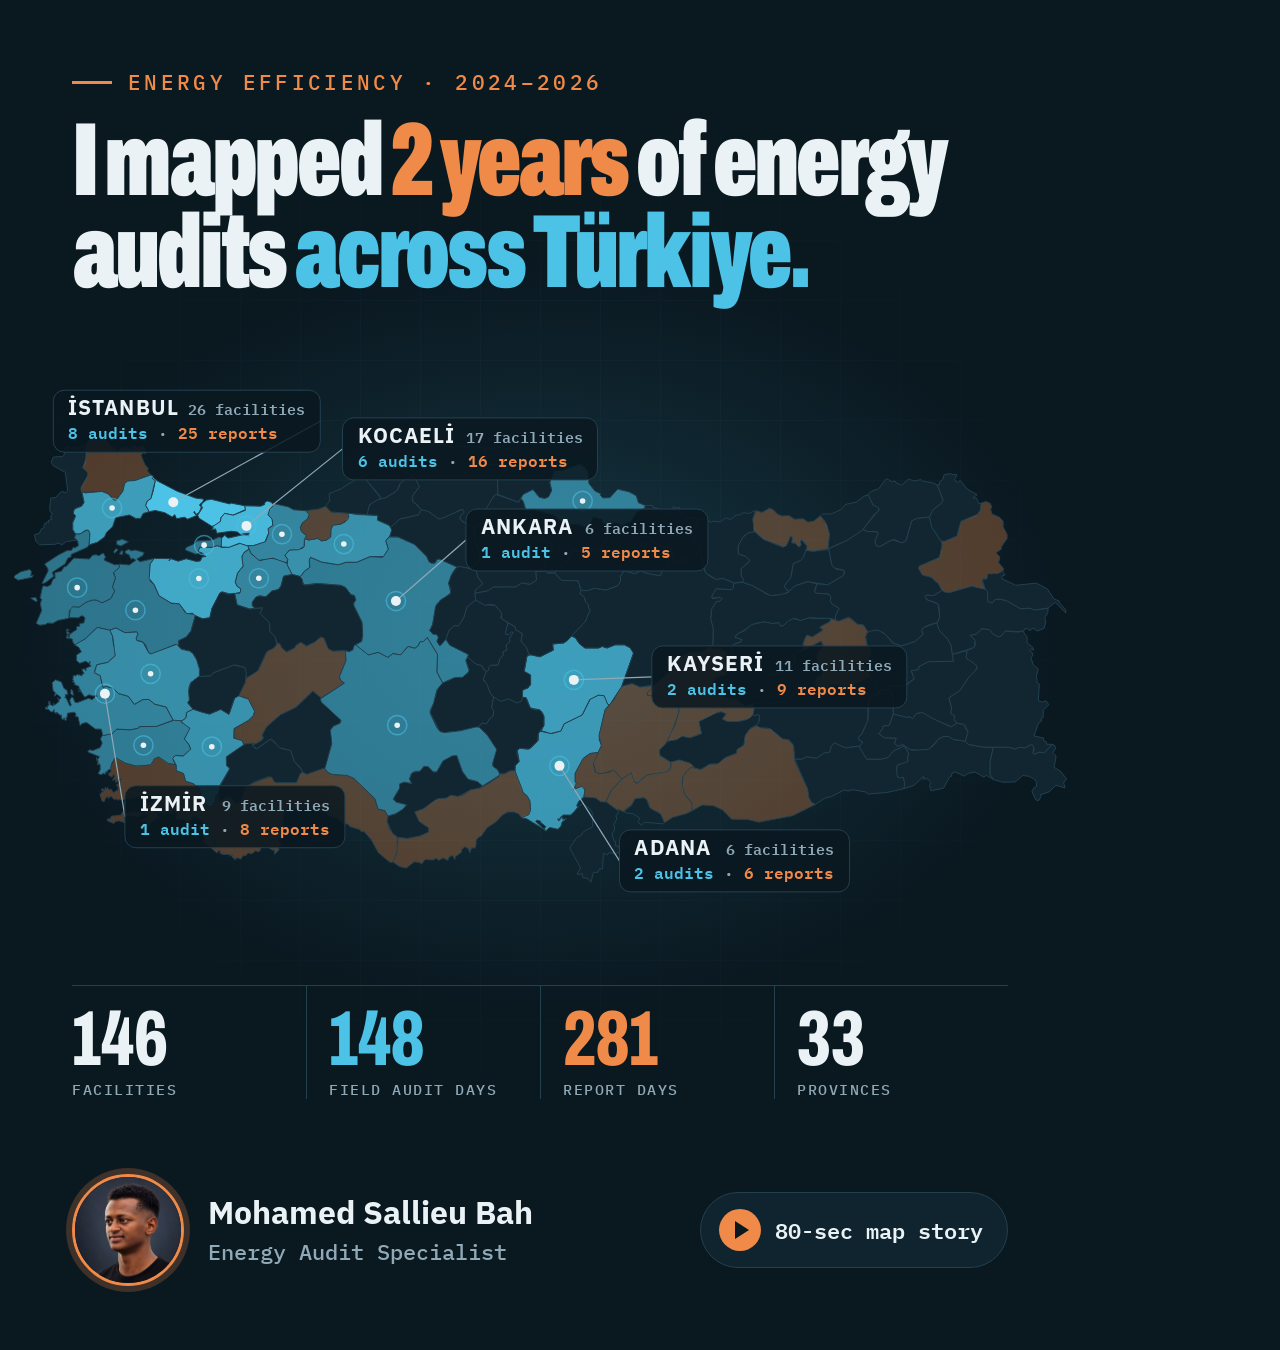
<file: video/thumbnail.html>
<!doctype html>
<html lang="en"><head><meta charset="utf-8"><title>Field map · thumbnail</title>
<link rel="stylesheet" href="https://fonts.googleapis.com/css2?family=Archivo:wdth,wght@62..125,400..900&family=IBM+Plex+Sans:wght@400;500;600;700&family=IBM+Plex+Mono:wght@400;500;600&display=swap">
<style>
/* 1080×1350 (4:5) LinkedIn videosu. Her kare render(t) ile çizilir; CSS animasyonu yok. Tesis adları gösterilmez.
   Sahneler: giriş → başlık → yolculuk (takvim) → tam harita → bölge turu → il sıralaması → kapanış */
:root{--night:#0A1820;--night-2:#112631;--night-3:#16303D;--line:#23404F;--ink:#EAF2F5;--muted:#8FA9B6;--glow:#F08A48;--glow-2:#4CC3E6;
 --display:"Archivo",ui-sans-serif,system-ui,sans-serif;--body:"IBM Plex Sans",ui-sans-serif,system-ui,sans-serif;--mono:"IBM Plex Mono",ui-monospace,monospace}
*{box-sizing:border-box;margin:0}
html,body{width:1080px;height:1350px;overflow:hidden;background:var(--night);color:var(--ink);font-family:var(--body)}
#stage{position:relative;width:1080px;height:1350px;overflow:hidden}
.grid{position:absolute;inset:0;background-image:linear-gradient(var(--line) 1px,transparent 1px),linear-gradient(90deg,var(--line) 1px,transparent 1px);background-size:60px 60px;opacity:.22;
 mask-image:radial-gradient(ellipse 80% 60% at 50% 45%,#000 10%,transparent 75%);-webkit-mask-image:radial-gradient(ellipse 80% 60% at 50% 45%,#000 10%,transparent 75%)}
.halo{position:absolute;inset:0;background:radial-gradient(ellipse 60% 30% at 50% 45%,color-mix(in srgb,var(--glow-2) 15%,transparent),transparent 70%)}
.layer{position:absolute;inset:0}
/* Giriş */
#hook{display:flex;flex-direction:column;justify-content:center;padding:0 90px;gap:28px}
.hk{font:900 112px/.92 var(--display);font-stretch:64%;letter-spacing:-.025em;position:absolute;left:90px;right:90px;top:50%}
.hk em{font-style:normal;color:var(--glow)}
.hk i{font-style:normal;color:var(--glow-2)}
/* Başlık */
#head{position:absolute;left:72px;right:72px;top:64px;display:flex;flex-direction:column;gap:16px}
.eb{font:500 21px/1 var(--mono);letter-spacing:.16em;text-transform:uppercase;color:var(--glow);display:flex;align-items:center;gap:16px}
.eb::before{content:"";width:40px;height:3px;background:currentColor}
#head h1{font:900 92px/.9 var(--display);font-stretch:64%;letter-spacing:-.025em}
#head h1 em{font-style:normal;color:var(--glow-2)}
.who{font:600 27px/1.2 var(--body);color:var(--muted)}
.who b{color:var(--ink)}
/* Harita */
#mapbox{position:absolute;left:0;top:330px;width:1080px;height:580px;overflow:hidden}
#map,#lab{position:absolute;inset:0;width:1080px;height:580px;overflow:visible}
#map .pv{fill:var(--night-2);stroke:var(--line);stroke-width:1}
#map .rip{fill:none;stroke-width:2.6}
#lab .tg{font:700 19px var(--body);fill:var(--ink);paint-order:stroke;stroke:var(--night);stroke-width:5px;letter-spacing:.04em}
#lab .card rect.bg{fill:color-mix(in srgb,var(--night) 86%,transparent);stroke:var(--line)}
#lab .card .nm{font:700 19px var(--body);fill:var(--ink);letter-spacing:.05em}
#lab .card .fc{font:600 14px var(--mono);fill:var(--muted)}
#lab .card .st{font:600 15px var(--mono)}
#lab .lead{stroke:var(--muted);stroke-width:1.2}
#lab .pin{fill:var(--ink)}
/* Alt panel */
#hud{position:absolute;left:72px;right:72px;top:930px;display:flex;flex-direction:column;gap:20px}
.row{display:flex;justify-content:space-between;align-items:flex-end;gap:24px}
#date{font:900 96px/.85 var(--display);font-stretch:64%;font-variant-numeric:tabular-nums;letter-spacing:-.02em}
#chap{font:600 22px/1.3 var(--body);color:var(--muted);text-align:right;max-width:470px}
#chap b{display:block;font:600 18px var(--mono);letter-spacing:.12em;text-transform:uppercase;color:var(--glow)}
.bar{position:relative;height:6px;background:var(--line);border-radius:3px}
.bar i{position:absolute;left:0;top:0;bottom:0;border-radius:3px;background:linear-gradient(90deg,var(--glow-2),var(--glow))}
.bar s{position:absolute;top:12px;font:500 14px var(--mono);text-decoration:none;color:var(--muted);transform:translateX(-50%)}
.cnt{display:grid;grid-template-columns:repeat(4,1fr);border-top:1px solid var(--line);margin-top:16px}
.cnt div{padding-top:20px;display:flex;flex-direction:column;gap:8px}
.cnt div+div{padding-left:22px;border-left:1px solid var(--line)}
.cnt b{font:800 70px/.85 var(--display);font-stretch:66%;font-variant-numeric:tabular-nums}
.cnt span{font:500 15px var(--mono);letter-spacing:.1em;text-transform:uppercase;color:var(--muted)}
.lg{display:flex;gap:26px;font:500 17px var(--mono);color:var(--muted)}
.lg i{display:inline-block;width:14px;height:14px;border-radius:50%;margin-right:10px;vertical-align:-1px}
/* Bölge paneli */
#reg{position:absolute;left:72px;right:72px;top:960px;display:flex;flex-direction:column;gap:18px}
#regN{font:900 112px/.85 var(--display);white-space:nowrap;font-stretch:64%;letter-spacing:-.02em}
#regS{display:grid;grid-template-columns:repeat(4,1fr);border-top:1px solid var(--line)}
#regS div{padding-top:18px;display:flex;flex-direction:column;gap:6px}
#regS div+div{padding-left:22px;border-left:1px solid var(--line)}
#regS b{font:800 62px/.85 var(--display);font-stretch:66%}
#regS span{font:500 15px var(--mono);letter-spacing:.1em;text-transform:uppercase;color:var(--muted)}
/* Sıralama */
#rank{padding:110px 72px 0;display:flex;flex-direction:column;gap:20px}
#rank h2{font:900 92px/.9 var(--display);font-stretch:64%;letter-spacing:-.02em}
#rank h2 em{font-style:normal;color:var(--glow)}
#rank .sub{font:500 22px var(--mono);color:var(--muted)}
.rk{display:grid;grid-template-columns:230px 1fr 96px;gap:8px 20px;align-items:center;padding:16px 0;border-bottom:1px solid var(--line)}
.rk .n{font:700 28px var(--body);letter-spacing:.03em;grid-row:1/3}
.rk .b{height:20px;border-radius:4px}
.rk .b.a{background:var(--glow-2)}.rk .b.r{background:var(--glow)}
.rk .v{font:600 19px var(--mono);color:var(--muted);white-space:nowrap}
.rk .t{grid-column:3;grid-row:1/3;text-align:right;font:800 58px/.9 var(--display);font-stretch:66%}
.rk .t small{display:block;font:500 13px var(--mono);letter-spacing:.08em;color:var(--muted);text-transform:uppercase}
.bw{display:flex;align-items:center;gap:12px}
/* Kapanış */
#end{padding:150px 72px 0;display:flex;flex-direction:column;gap:46px}
#end h2{font:900 120px/.88 var(--display);font-stretch:62%;letter-spacing:-.025em}
#end h2 em{font-style:normal;color:var(--glow)}
.kp{display:grid;grid-template-columns:repeat(2,1fr);gap:0;border-top:1px solid var(--line)}
.kp div{padding:26px 0;display:flex;flex-direction:column;gap:10px;border-bottom:1px solid var(--line)}
.kp div:nth-child(even){padding-left:30px;border-left:1px solid var(--line)}
.kp b{font:800 104px/.85 var(--display);font-stretch:64%}
.kp span{font:500 19px var(--mono);letter-spacing:.1em;text-transform:uppercase;color:var(--muted)}
.tagl{font:600 34px/1.3 var(--body);max-width:880px}
.tagl em{font-style:normal;color:var(--glow-2)}
.url{align-self:flex-start;font:600 26px var(--mono);background:var(--glow);color:var(--night);padding:20px 28px;border-radius:999px}
.foot{position:absolute;left:72px;right:72px;bottom:46px;display:flex;justify-content:space-between;align-items:center;font:500 20px var(--mono);color:var(--muted)}
.foot b{color:var(--ink);font-weight:500}
.foot .src{font-size:14px;opacity:.7}

#stage{background:radial-gradient(ellipse 70% 40% at 50% 47%,color-mix(in srgb,var(--glow-2) 18%,transparent),transparent 70%),var(--night)}
#th-head{position:absolute;left:72px;right:72px;top:72px;display:flex;flex-direction:column;gap:22px}
#th-head h1{font:900 104px/.88 var(--display);font-stretch:62%;letter-spacing:-.03em}
#th-head h1 em{font-style:normal;color:var(--glow-2)}
#th-head h1 .o{color:var(--glow)}
#mapbox{top:380px;height:560px;overflow:visible}
#map,#lab{height:560px}
.kpi4{position:absolute;left:72px;right:72px;top:985px;display:grid;grid-template-columns:repeat(4,1fr);border-top:1px solid var(--line)}
.kpi4 div{padding-top:20px;display:flex;flex-direction:column;gap:8px}
.kpi4 div+div{padding-left:22px;border-left:1px solid var(--line)}
.kpi4 b{font:800 78px/.85 var(--display);font-stretch:64%}
.kpi4 span{font:500 15px var(--mono);letter-spacing:.1em;text-transform:uppercase;color:var(--muted)}
.me{position:absolute;left:72px;right:72px;bottom:64px;display:flex;align-items:center;gap:24px}
.me img{width:112px;height:112px;border-radius:50%;object-fit:cover;object-position:50% 22%;border:3px solid var(--glow);box-shadow:0 0 0 6px color-mix(in srgb,var(--glow) 22%,transparent)}
.me p{font:700 32px/1.15 var(--body)}
.me p span{display:block;font:500 22px var(--mono);color:var(--muted);margin-top:6px}
.play{margin-left:auto;display:flex;align-items:center;gap:14px;font:600 22px var(--mono);color:var(--ink);background:color-mix(in srgb,var(--night-2) 85%,transparent);border:1px solid var(--line);padding:16px 24px 16px 18px;border-radius:999px}
.play i{width:42px;height:42px;border-radius:50%;background:var(--glow);display:grid;place-items:center}
.play i::before{content:"";border-left:14px solid var(--night);border-top:9px solid transparent;border-bottom:9px solid transparent;margin-left:4px}
</style></head>
<body><div id="stage">
 <div class="grid"></div>
 <div id="th-head">
  <p class="eb">Energy efficiency · 2024–2026</p>
  <h1>I mapped <span class="o">2 years</span> of energy<br>audits <em>across Türkiye.</em></h1>
 </div>
 <div id="mapbox"><svg id="map"></svg><svg id="lab" viewBox="0 0 1080 560"></svg></div>
 <div class="kpi4" id="kpi"></div>
 <div class="me"><img src="../assets/img/mohamed.jpg" alt=""><p>Mohamed Sallieu Bah<span>Energy Audit Specialist</span></p><span class="play"><i></i>80-sec map story</span></div>
</div>
<script src="../data/portfoy.js"></script>
<script src="../data/turkiye.js"></script>
<script>
(function(){
const D=window.PORTFOY,T=window.TURKIYE,$=s=>document.getElementById(s),UP=s=>s.toLocaleUpperCase("tr-TR");
const W=1080,H=560,NS="http://www.w3.org/2000/svg",mk=(n,a)=>{const e=document.createElementNS(NS,n);for(const k in a)e.setAttribute(k,a[k]);return e};
const PS={};[...D.V.map(v=>[v[1],v[2],"a"]),...D.R.map(r=>[r[1],r[2],"r"])].forEach(([f,p,k])=>{if(!p)return;const s=PS[p]=PS[p]||{a:new Set,r:new Set,t:new Set,ad:0};s[k].add(f);s.t.add(f);if(k==="a")s.ad++});
const st=p=>({a:PS[p].a.size,r:PS[p].r.size,t:PS[p].t.size});
const maxAD=Math.max(...Object.values(PS).map(s=>s.ad));
const svg=$("map");const pad=10;let w=T.w+pad*2,h=T.h+pad*2;if(w/h<W/H)w=h*W/H;else h=w*H/W;const VB=[T.w/2-w/2,T.h/2-h/2,w,h];
svg.setAttribute("viewBox",VB.join(" "));
const P={};Object.entries(T.p).forEach(([n,[d,cx,cy]])=>{const p=mk("path",{d,"vector-effect":"non-scaling-stroke"});p.setAttribute("class","pv");
 const s=PS[n];if(s&&s.ad){p.style.fill="var(--glow-2)";p.style.fillOpacity=.28+.72*Math.sqrt(s.ad/maxAD)}else if(s){p.style.fill="var(--glow)";p.style.fillOpacity=.3}
 svg.append(p);P[n]={cx,cy}});
const proj=(x,y)=>[(x-VB[0])/VB[2]*W,(y-VB[1])/VB[3]*H];
/* ziyaret edilen illerde parlayan halkalar */
Object.keys(PS).forEach(n=>{if(!PS[n].ad)return;const{cx,cy}=P[n];svg.append(mk("circle",{cx,cy,r:9,fill:"none",stroke:"var(--glow-2)","stroke-width":1.4,opacity:.55}),mk("circle",{cx,cy,r:2.6,fill:"var(--ink)"}))});
/* öne çıkan il kartları */
const ctx=document.createElement("canvas").getContext("2d"),tw=(t,f)=>{ctx.font=f;return ctx.measureText(t).width};
const pl=(n,one,many)=>`${n} ${n===1?one:many||one+"s"}`;
const TOP=["İstanbul","Kocaeli","Ankara","Kayseri","İzmir","Adana"].filter(n=>PS[n]);
const SPOT={"İstanbul":[-120,-112],"Kocaeli":[96,-108],"Ankara":[70,-92],"Kayseri":[78,-34],"İzmir":[20,92],"Adana":[60,64]};
function labels(){let lab="";
TOP.forEach(n=>{const s=st(n),[px,py]=proj(P[n].cx,P[n].cy),l1=UP(n),l2=`${pl(s.a,"audit")} · ${pl(s.r,"report")}`,l3=pl(s.t,"facility","facilities");
 const cw=Math.max(tw(l1,"700 21px 'IBM Plex Sans'")+18+tw(l3,"600 15px 'IBM Plex Mono'"),tw(l2,"600 16px 'IBM Plex Mono'"))+30,ch=62;
 const [dx,dy]=SPOT[n],x=px+dx,y=py+dy,ax=dx<0?x+cw:x,ay=y+ch/2;
 lab+=`<g class="card"><line class="lead" x1="${px}" y1="${py}" x2="${ax}" y2="${ay}"/><circle class="pin" cx="${px}" cy="${py}" r="5"/>
 <rect class="bg" x="${x}" y="${y}" width="${cw}" height="${ch}" rx="11"/>
 <text class="nm" x="${x+15}" y="${y+25}" style="font-size:21px">${l1}</text><text class="fc" x="${x+cw-15}" y="${y+25}" text-anchor="end" style="font-size:15px">${l3}</text>
 <text class="st" x="${x+15}" y="${y+49}" style="font-size:16px"><tspan fill="var(--glow-2)">${pl(s.a,"audit")}</tspan><tspan fill="var(--muted)"> · </tspan><tspan fill="var(--glow)">${pl(s.r,"report")}</tspan></text></g>`});
$("lab").innerHTML=lab}
$("kpi").innerHTML=[[D.F.length,"Facilities",""],[D.V.length,"Field audit days","var(--glow-2)"],[D.R.length,"Report days","var(--glow)"],[Object.keys(PS).length,"Provinces",""]]
 .map(([v,l,c])=>`<div><b style="color:${c||"var(--ink)"}">${v}</b><span>${l}</span></div>`).join("");
window.READY=document.fonts.ready.then(()=>{labels();return new Promise(r=>{const i=document.querySelector(".me img");i.complete?r(true):i.onload=()=>r(true)})});
})();
</script></body></html>
</file>
<file: assets/css/style.css>
/* Layout: koyu "kontrol odası" açılış bandı + açık, ferah içerik bölümleri; bakır = rapor, camgöbeği = saha */
:root{
  --night:#0A1820; --night-2:#112631; --night-line:#23404F; --night-ink:#EAF2F5; --night-muted:#8FA9B6;
  --glow:#F08A48; --glow-2:#4CC3E6;
  --paper:#F3F6F7; --panel:#FFFFFF; --ink:#0F2230; --muted:#566B76; --line:#D6DFE3;
  --copper:#B85A1E; --copper-soft:#F6E5D8; --field:#16708F; --field-soft:#DCEEF4;
  --display:"Archivo",ui-sans-serif,system-ui,sans-serif;
  --body:"IBM Plex Sans",ui-sans-serif,system-ui,sans-serif;
  --mono:"IBM Plex Mono",ui-monospace,Menlo,Consolas,monospace;
}
@media (prefers-color-scheme:dark){:root:not([data-theme="light"]){
  --paper:#0C161C; --panel:#13212A; --ink:#E6EEF1; --muted:#93A6B0; --line:#263944;
  --copper:#EE8E52; --copper-soft:#3A2416; --field:#5CC2E2; --field-soft:#12323F; color-scheme:dark}}
:root[data-theme="dark"]{
  --paper:#0C161C; --panel:#13212A; --ink:#E6EEF1; --muted:#93A6B0; --line:#263944;
  --copper:#EE8E52; --copper-soft:#3A2416; --field:#5CC2E2; --field-soft:#12323F; color-scheme:dark}
*{box-sizing:border-box}
html{scroll-behavior:smooth}
body{background:var(--paper);color:var(--ink);font:400 16px/1.6 var(--body)}
body::before{content:"";position:fixed;inset:0 0 auto;height:env(safe-area-inset-top,0px);z-index:10;background:var(--night)}
.band{padding-left:max(16px,env(safe-area-inset-left,0px));padding-right:max(16px,env(safe-area-inset-right,0px))}
.in{max-width:1120px;margin:0 auto}
h1,h2,h3{font-family:var(--display);text-wrap:balance;margin:0}
p{margin:0}
.eyebrow{font:500 12px/1.2 var(--mono);letter-spacing:.16em;text-transform:uppercase;color:var(--copper);display:flex;align-items:center;gap:10px}
.eyebrow::before{content:"";width:22px;height:2px;background:currentColor}
h2{font-size:clamp(30px,4.6vw,52px);font-weight:800;font-stretch:78%;line-height:1;letter-spacing:-.02em}
h2 em{font-style:normal;color:var(--copper)}
.lede{color:var(--muted);max-width:60ch;font-size:17px}
.shead{display:flex;flex-direction:column;gap:14px;margin-bottom:36px}
.sec{padding-block:96px 0}
.num{font-variant-numeric:tabular-nums}


/* ===== Üst menü ===== */
.nav{position:sticky;top:env(safe-area-inset-top,0px);z-index:15;background:color-mix(in srgb,var(--night) 88%,transparent);backdrop-filter:blur(10px);-webkit-backdrop-filter:blur(10px);border-bottom:1px solid var(--night-line)}
.nav .in{display:flex;align-items:center;justify-content:space-between;gap:16px;height:60px}
.brand{font:900 22px/1 var(--display);font-stretch:70%;color:var(--night-ink);text-decoration:none;letter-spacing:-.01em}
.brand span{color:var(--glow)}
.nav ul{display:flex;gap:4px;list-style:none;margin:0;padding:0;overflow-x:auto;scrollbar-width:none}
.nav ul::-webkit-scrollbar{display:none}
.nav a.l{font:500 14px/1 var(--body);color:var(--night-muted);text-decoration:none;padding:9px 12px;border-radius:999px;white-space:nowrap;transition:color .2s,background .2s}
.nav a.l:hover,.nav a.l.on{color:var(--night-ink);background:var(--night-2)}
.nav a:focus-visible{outline:2px solid var(--glow-2);outline-offset:2px}
section[id]{scroll-margin-top:76px}
@media (max-width:640px){.nav .in{height:54px}.nav a.l{font-size:13px;padding:8px 9px}.nav li.hide-sm{display:none}}

/* ===== Hero ===== */
.hero{background:var(--night);color:var(--night-ink);position:relative;overflow:hidden;padding-block:56px 0}
.hero::after{content:"";position:absolute;inset:0;pointer-events:none;
  background-image:linear-gradient(var(--night-line) 1px,transparent 1px),linear-gradient(90deg,var(--night-line) 1px,transparent 1px);
  background-size:56px 56px;opacity:.35;mask-image:radial-gradient(ellipse 80% 70% at 70% 30%,#000 10%,transparent 75%);-webkit-mask-image:radial-gradient(ellipse 80% 70% at 70% 30%,#000 10%,transparent 75%)}
.hero .in{position:relative;z-index:1;display:flex;flex-direction:column;gap:32px}
.hero h1{overflow-wrap:anywhere}
.hero .eyebrow{color:var(--glow)}
.hero h1{font-size:clamp(60px,9.4vw,128px);font-weight:900;font-stretch:66%;line-height:.84;letter-spacing:-.03em}
.hero h1 .l2{display:block;color:transparent;-webkit-text-stroke:1.5px var(--night-ink)}
.hero h1 .l2 .dot{-webkit-text-stroke:0}
.hero h1 .dot{color:var(--glow)}
.role{font:600 clamp(20px,2.6vw,30px)/1.15 var(--display);font-stretch:105%;max-width:24ch}
.role span{color:var(--glow-2)}
.hero-top{display:grid;grid-template-columns:minmax(0,1.25fr) minmax(0,1fr);gap:40px;align-items:end}
.hero-top .txt{display:flex;flex-direction:column;gap:22px}
.hero .lede{color:var(--night-muted);font-size:17.5px}
.hero .lede b{color:var(--night-ink);font-weight:600}
.cta{display:flex;flex-wrap:wrap;gap:12px}
.btn{font:600 15px/1 var(--body);padding:14px 20px;border-radius:999px;text-decoration:none;display:inline-flex;align-items:center;gap:10px;transition:transform .2s,background .2s}
.btn.pri{background:var(--glow);color:var(--night)}
.btn.sec2{border:1px solid var(--night-line);color:var(--night-ink)}
.btn:hover{transform:translateY(-2px)}
.btn:focus-visible{outline:2px solid var(--glow-2);outline-offset:3px}
.tags{display:flex;flex-wrap:wrap;gap:8px}
.tag{font:500 12.5px/1 var(--mono);padding:8px 11px;border:1px solid var(--night-line);border-radius:999px;color:var(--night-muted);background:color-mix(in srgb,var(--night-2) 70%,transparent)}
.kpis{display:grid;grid-template-columns:repeat(4,minmax(0,1fr));border-top:1px solid var(--night-line)}
.kpi{padding:26px 22px 28px;border-right:1px solid var(--night-line);display:flex;flex-direction:column;gap:6px}
.kpi:first-child{padding-left:0}.kpi:last-child{border-right:0}
.kpi b{font:800 clamp(44px,6vw,76px)/.9 var(--display);font-stretch:70%;letter-spacing:-.02em;font-variant-numeric:tabular-nums}
.kpi b.c{color:var(--glow)}.kpi b.f{color:var(--glow-2)}
.kpi span{font:500 12px/1.35 var(--mono);letter-spacing:.08em;text-transform:uppercase;color:var(--night-muted)}
.wave{display:block;width:100%;height:120px;margin-top:-8px}
.wave .a{fill:url(#wg)}.wave .l{fill:none;stroke:var(--glow);stroke-width:2}
.wave .l2{fill:none;stroke:var(--glow-2);stroke-width:1.5;opacity:.85}
@media (prefers-reduced-motion:no-preference){
  .wave .l,.wave .l2{stroke-dasharray:3000;stroke-dashoffset:0;animation:draw 2.4s ease-out both}
  @keyframes draw{from{stroke-dashoffset:3000}}
}

/* ===== Neden ===== */
.why{display:grid;grid-template-columns:repeat(4,minmax(0,1fr));gap:0;border:1px solid var(--line);border-radius:18px;overflow:hidden;background:var(--panel)}
.why div{padding:28px 24px;border-right:1px solid var(--line);display:flex;flex-direction:column;gap:10px}
.why div:last-child{border-right:0}
.why b{font:800 48px/.9 var(--display);font-stretch:70%;color:var(--ink)}
.why b small{font-size:.5em;color:var(--copper);margin-left:2px}
.why h3{font-size:18px;font-weight:700}
.why p{color:var(--muted);font-size:14.5px}

/* ===== Uzmanlık ===== */
.skills{display:grid;grid-template-columns:1.35fr 1fr 1fr 1fr;gap:16px}
.skill{background:var(--panel);border:1px solid var(--line);border-radius:18px;padding:26px;display:flex;flex-direction:column;gap:12px;position:relative;overflow:hidden;transition:transform .25s,box-shadow .25s}
.skill:hover{transform:translateY(-4px);box-shadow:0 18px 40px -24px color-mix(in srgb,var(--ink) 45%,transparent)}
.skill strong{font:800 64px/.85 var(--display);font-stretch:68%;letter-spacing:-.02em;color:var(--copper);font-variant-numeric:tabular-nums}
.skill.f strong{color:var(--field)}
.skill h3{font-size:19px;font-weight:700;line-height:1.2}
.skill p{color:var(--muted);font-size:14.5px;flex:1}
.skill.lead{background:var(--night);border-color:var(--night);color:var(--night-ink)}
.skill.lead strong{color:var(--glow);font-size:96px}
.skill.lead p{color:var(--night-muted)}
.meter{height:6px;background:var(--copper-soft);border-radius:3px;overflow:hidden}
.meter i{display:block;height:100%;background:var(--copper);border-radius:3px}
.skill.f .meter{background:var(--field-soft)}.skill.f .meter i{background:var(--field)}
.skill.lead .meter{background:var(--night-line)}.skill.lead .meter i{background:var(--glow)}
.skill .pct{font:500 12px var(--mono);color:var(--muted)}
.skill.lead .pct{color:var(--night-muted)}

/* ===== Panel / grafik ===== */
.panel{background:var(--panel);border:1px solid var(--line);border-radius:18px;padding:28px}
.legend{display:flex;flex-wrap:wrap;gap:20px;font:500 12.5px var(--mono);color:var(--muted)}
.legend i{display:inline-block;width:12px;height:12px;border-radius:3px;margin-right:8px;vertical-align:-1px}
.chart{width:100%;overflow-x:auto;margin-top:14px}
.chart svg{display:block;min-width:640px;width:100%;height:auto}
.chart text{font-family:var(--mono);font-size:11px;fill:var(--muted)}
.chart .grid{stroke:var(--line);stroke-width:1}
.chart .bf{fill:var(--field)}.chart .br{fill:var(--copper)}
.chart .hit{fill:transparent;cursor:default}.chart .hit:hover{fill:color-mix(in srgb,var(--ink) 6%,transparent)}
.phases{display:grid;grid-template-columns:repeat(3,minmax(0,1fr));gap:16px;margin-top:22px}
.phase{border-radius:12px;padding:18px;background:var(--paper);display:flex;flex-direction:column;gap:6px}
.phase b{font:600 12px var(--mono);letter-spacing:.1em;text-transform:uppercase;color:var(--muted)}
.phase h3{font-size:22px;font-weight:800;font-stretch:80%}
.phase p{color:var(--muted);font-size:14px}
.phase .bar2{display:flex;height:6px;border-radius:3px;overflow:hidden;gap:2px}
.phase .bar2 .s{background:var(--field)}.phase .bar2 .r{background:var(--copper)}
.tip{position:fixed;pointer-events:none;background:var(--night);color:var(--night-ink);font:500 12px/1.45 var(--mono);padding:8px 10px;border-radius:6px;z-index:20;white-space:nowrap}

/* ===== Coğrafya ===== */
.two{display:grid;grid-template-columns:minmax(0,1.1fr) minmax(0,1fr);gap:20px}
.panel h3{font-size:20px;font-weight:700}
.note{font:400 12.5px/1.5 var(--mono);color:var(--muted)}
.rows{display:flex;flex-direction:column;margin-top:14px}
.row{display:grid;grid-template-columns:minmax(0,9em) minmax(0,1fr) 2.6em;gap:12px;align-items:center;padding:8px 0;font-size:14.5px}
.row .lbl{font-weight:500;overflow-wrap:anywhere}
.row .bar{height:12px;background:var(--field-soft);border-radius:6px;overflow:hidden}
.row .bar i{display:block;height:100%;background:var(--field);border-radius:6px}
.row .v{font:600 13px var(--mono);text-align:right;font-variant-numeric:tabular-nums}
.row.sec .bar{background:var(--copper-soft)}.row.sec .bar i{background:var(--copper)}
details.city{border-bottom:1px solid var(--line)}
details.city:last-child{border-bottom:0}
details.city summary{list-style:none;cursor:pointer;border-radius:6px}
details.city summary::-webkit-details-marker{display:none}
details.city summary:hover .lbl{color:var(--field)}
details.city summary:focus-visible{outline:2px solid var(--field);outline-offset:2px}
details.city .who{font-size:13.5px;color:var(--muted);padding:0 0 12px}

/* ===== Projeler ===== */
.cards{display:grid;grid-template-columns:repeat(3,minmax(0,1fr));gap:18px}
.card{background:var(--panel);border:1px solid var(--line);border-radius:18px;overflow:hidden;display:flex;flex-direction:column;transition:transform .25s,box-shadow .25s}
.card:hover{transform:translateY(-4px);box-shadow:0 22px 44px -26px color-mix(in srgb,var(--ink) 50%,transparent)}
.card .hd{background:var(--night);color:var(--night-ink);padding:22px 22px 20px;display:flex;flex-direction:column;gap:14px;position:relative}
.card .hd .meta{display:flex;justify-content:space-between;gap:10px;font:500 11px var(--mono);letter-spacing:.1em;text-transform:uppercase;color:var(--night-muted)}
.card .hd .rk{font:800 13px var(--mono);color:var(--glow)}
.card h3{font-size:24px;font-weight:800;font-stretch:82%;line-height:1.05}
.split{display:flex;height:6px;border-radius:3px;overflow:hidden;gap:3px}
.split .s{background:var(--glow-2)}.split .r{background:var(--glow)}
.card .bd{padding:20px 22px 22px;display:flex;flex-direction:column;gap:16px;flex:1}
.card dl{margin:0;display:grid;grid-template-columns:repeat(3,minmax(0,1fr));gap:8px}
.card dt{font:500 10.5px var(--mono);letter-spacing:.08em;text-transform:uppercase;color:var(--muted)}
.card dd{margin:0;font:800 26px/1 var(--display);font-stretch:75%;font-variant-numeric:tabular-nums}
.card dd small{font:500 12px var(--mono);color:var(--muted);margin-left:3px}
.chips{display:flex;flex-wrap:wrap;gap:6px}
.chip{font:500 11.5px/1 var(--mono);padding:6px 9px;border-radius:999px;background:var(--copper-soft);color:var(--copper)}
.chip.f{background:var(--field-soft);color:var(--field)}
.card .when{margin-top:auto}

/* ===== Referans şeridi ===== */
.marquee{background:var(--night);color:var(--night-ink);overflow:hidden;padding-block:26px;margin-top:96px}
.track{display:flex;gap:44px;width:max-content;font:800 clamp(26px,3.4vw,40px)/1 var(--display);font-stretch:72%;letter-spacing:-.01em;white-space:nowrap}
.track span{display:inline-flex;align-items:center;gap:44px}
.track span::after{content:"";width:9px;height:9px;border-radius:50%;background:var(--glow)}
.track span:nth-child(3n+2){color:var(--night-muted)}
@media (prefers-reduced-motion:no-preference){.track{animation:mq 80s linear infinite}@keyframes mq{to{transform:translateX(-50%)}}}
.marquee:hover .track{animation-play-state:paused}

/* ===== Tablo ===== */
.tools{display:flex;flex-wrap:wrap;gap:10px;align-items:center;margin-bottom:14px}
.tools input,.tools select{font:400 15px var(--body);color:var(--ink);background:var(--panel);border:1px solid var(--line);border-radius:999px;padding:11px 16px;min-width:0}
.tools input{flex:1 1 220px}
.seg{display:flex;border:1px solid var(--line);border-radius:999px;overflow:hidden;flex-wrap:wrap;background:var(--panel);padding:3px;gap:3px}
.seg button{font:500 13.5px var(--body);color:var(--muted);background:transparent;border:0;border-radius:999px;padding:8px 14px;cursor:pointer}
.seg button[aria-pressed="true"]{background:var(--ink);color:var(--paper)}
button:focus-visible,input:focus-visible,select:focus-visible{outline:2px solid var(--field);outline-offset:2px}
.tbl{overflow-x:auto;border:1px solid var(--line);border-radius:18px;background:var(--panel)}
table{width:100%;border-collapse:collapse;min-width:760px;font-size:14px}
th{font:500 11px var(--mono);letter-spacing:.08em;text-transform:uppercase;color:var(--muted);text-align:left;padding:14px;border-bottom:1px solid var(--line);white-space:nowrap}
th button{all:unset;cursor:pointer}
th button::after{content:" ↕";opacity:.45}
th button:focus-visible{outline:2px solid var(--field)}
th.n,td.n{text-align:right}
td{padding:12px 14px;border-bottom:1px solid var(--line);vertical-align:top}
tbody tr:hover td{background:color-mix(in srgb,var(--field-soft) 45%,transparent)}
tbody tr:last-child td{border-bottom:0}
td.n,td.m{font-family:var(--mono);font-size:13px;font-variant-numeric:tabular-nums;white-space:nowrap}
td .sub{display:block;font-size:12.5px;color:var(--muted)}
.pill{display:inline-block;font:500 11.5px/1 var(--mono);padding:6px 9px;border-radius:999px;white-space:nowrap}
.pill.both{background:var(--ink);color:var(--paper)}
.pill.saha{background:var(--field-soft);color:var(--field)}
.pill.rapor{background:var(--copper-soft);color:var(--copper)}
.tfoot{display:flex;justify-content:space-between;gap:12px;flex-wrap:wrap;align-items:center;margin-top:14px}
.more{font:600 14px var(--body);color:var(--paper);background:var(--ink);border:0;border-radius:999px;padding:12px 18px;cursor:pointer}

/* ===== Son ===== */
.closing{background:var(--night);color:var(--night-ink);margin-top:110px;padding-block:72px 40px}
.closing .in{display:flex;flex-direction:column;gap:40px}
.closing h2{font-size:clamp(34px,6vw,72px);max-width:16ch}
.closing h2 em{color:var(--glow)}
.method{display:grid;grid-template-columns:repeat(3,minmax(0,1fr));gap:28px;border-top:1px solid var(--night-line);padding-top:28px}
.method div{display:flex;flex-direction:column;gap:8px}
.method h3{font-size:16px;font-weight:700;color:var(--glow-2)}
.method p{color:var(--night-muted);font-size:14.5px}
.closing footer{display:flex;justify-content:space-between;flex-wrap:wrap;gap:10px;font:400 12.5px var(--mono);color:var(--night-muted);border-top:1px solid var(--night-line);padding-top:20px}

@media (max-width:900px){
  .hero-top,.two{grid-template-columns:minmax(0,1fr)}
  .skills{grid-template-columns:repeat(2,minmax(0,1fr))}
  .why{grid-template-columns:repeat(2,minmax(0,1fr))}
  .why div:nth-child(2){border-right:0}.why div:nth-child(-n+2){border-bottom:1px solid var(--line)}
  .cards,.method{grid-template-columns:repeat(2,minmax(0,1fr))}
  .kpis{grid-template-columns:repeat(2,minmax(0,1fr))}
  .kpi:nth-child(2){border-right:0}.kpi:nth-child(-n+2){border-bottom:1px solid var(--night-line)}.kpi:nth-child(3){padding-left:0}
}
@media (max-width:560px){
  .sec{padding-block:72px 0}
  .skills,.cards,.method,.phases,.why{grid-template-columns:minmax(0,1fr)}
  .why div{border-right:0;border-bottom:1px solid var(--line)}.why div:last-child{border-bottom:0}
  .kpi{padding:20px 14px 22px}
  .row{grid-template-columns:minmax(0,7.5em) minmax(0,1fr) 2.4em}
  .panel{padding:20px}
}
@media (prefers-reduced-motion:no-preference){
  .meter i,.row .bar i{animation:grow 1s cubic-bezier(.2,.7,.2,1) both;transform-origin:left}
  @keyframes grow{from{transform:scaleX(.06)}}
}

/* ===== Portre ===== */
.hero-grid{display:grid;grid-template-columns:minmax(0,1.35fr) minmax(0,1fr);gap:56px;align-items:center}
.hero-txt{display:flex;flex-direction:column;gap:24px}
.portrait{margin:0;position:relative;max-width:440px;justify-self:end;width:100%}
.portrait::before{content:"";position:absolute;inset:18px -18px -18px 18px;border:1px solid var(--glow);border-radius:22px;opacity:.6}
.portrait img{position:relative;display:block;width:100%;height:auto;aspect-ratio:900/1125;object-fit:cover;border-radius:22px;
  box-shadow:0 40px 80px -40px #000;background:var(--night-2)}
.badge{position:absolute;left:-28px;bottom:36px;background:var(--glow);color:var(--night);border-radius:16px;padding:14px 18px;display:flex;align-items:center;gap:12px;box-shadow:0 18px 40px -18px #000}
.badge b{font:900 44px/.9 var(--display);font-stretch:68%}
.badge span{font:600 12.5px/1.25 var(--body)}
.nav a.cta-l{color:var(--night);background:var(--glow)}
.nav a.cta-l:hover,.nav a.cta-l.on{color:var(--night);background:var(--night-ink)}

/* ===== İletişim ===== */
.contact{display:grid;grid-template-columns:minmax(0,1.1fr) minmax(0,1fr);gap:48px;align-items:end}
.contact-txt{display:flex;flex-direction:column;gap:18px}
.closing .eyebrow{color:var(--glow)}
.closing .lede{color:var(--night-muted)}
.contact-list{display:flex;flex-direction:column;gap:10px}
.ci{display:grid;grid-template-columns:minmax(0,1fr) auto;grid-template-rows:auto auto;column-gap:14px;row-gap:4px;align-items:center;
  background:var(--night-2);border:1px solid var(--night-line);border-radius:16px;padding:16px 18px;transition:border-color .2s}
.ci:hover{border-color:var(--glow)}
.ci-k{grid-column:1;font:500 11px var(--mono);letter-spacing:.1em;text-transform:uppercase;color:var(--night-muted)}
.ci-v{grid-column:1;font:600 clamp(15px,1.8vw,18px)/1.3 var(--body);color:var(--night-ink);text-decoration:none;overflow-wrap:anywhere}
.ci-v:hover{color:var(--glow)}
.copy{grid-column:2;grid-row:1/3;font:600 13px/1 var(--body);color:var(--night-ink);background:transparent;border:1px solid var(--night-line);border-radius:999px;padding:10px 14px;cursor:pointer;text-decoration:none;white-space:nowrap}
.copy:hover,.copy.ok{background:var(--glow);border-color:var(--glow);color:var(--night)}
.closing a:focus-visible,.closing button:focus-visible{outline:2px solid var(--glow-2);outline-offset:3px}
.method-wrap{display:flex;flex-direction:column;gap:20px;border-top:1px solid var(--night-line);padding-top:32px}
.mh{font-size:22px;font-weight:800;font-stretch:80%}
.method-wrap .method{border-top:0;padding-top:0}
@media (max-width:900px){
  .hero-grid,.contact{grid-template-columns:minmax(0,1fr)}
  .portrait{justify-self:start;max-width:360px;margin-left:18px}
}
@media (max-width:560px){
  .portrait{max-width:300px}
  .badge{left:-14px;bottom:20px;padding:10px 14px}.badge b{font-size:34px}
  .ci{grid-template-columns:minmax(0,1fr);grid-template-rows:auto}
  .copy{grid-column:1;grid-row:auto;justify-self:start;margin-top:8px}
}

/* ===== Harita ===== */
.mapband{background:var(--night);color:var(--night-ink);margin-top:96px;padding-block:88px 72px;position:relative;overflow:hidden}
.mapband::before{content:"";position:absolute;inset:0;pointer-events:none;background:radial-gradient(ellipse 60% 50% at 35% 55%,color-mix(in srgb,var(--glow-2) 14%,transparent),transparent 70%)}
.mapband .in{position:relative}
.mapband .eyebrow{color:var(--glow)}
.mapband h2 em{color:var(--glow-2)}
.mapband .lede{color:var(--night-muted)}
.mapband .lede b{color:var(--night-ink)}
.mapgrid{display:grid;grid-template-columns:minmax(0,2.3fr) minmax(0,1fr);gap:24px;align-items:stretch}
.mapwrap{display:flex;flex-direction:column;gap:14px;min-width:0}
.maptop{display:flex;justify-content:space-between;align-items:center;gap:16px;flex-wrap:wrap}
.play{font:600 15px/1 var(--body);display:inline-flex;align-items:center;gap:10px;background:var(--glow);color:var(--night);border:0;border-radius:999px;padding:13px 20px 13px 16px;cursor:pointer;transition:transform .2s}
.play:hover{transform:translateY(-2px)}
.play .ico{display:grid;place-items:center;width:22px;height:22px;border-radius:50%;background:var(--night);color:var(--glow);font-size:10px}
.play:focus-visible{outline:2px solid var(--glow-2);outline-offset:3px}
.clock{display:flex;flex-direction:column;align-items:flex-end;gap:2px;font-variant-numeric:tabular-nums}
.clock b{font:800 26px/1 var(--display);font-stretch:72%}
.clock span{font:500 12px var(--mono);color:var(--night-muted);letter-spacing:.06em}
.map{display:block;width:100%;height:auto;overflow:visible}
.map .pv{fill:var(--night-2);stroke:var(--night-line);stroke-width:.7;transition:fill .35s,fill-opacity .35s}
.map .pv.r{fill:var(--glow);fill-opacity:.22}
.map .pv.f{fill:var(--glow-2)}
.map .pv.act{cursor:pointer}
.map .pv.act:hover,.map .pv.sel{stroke:var(--night-ink);stroke-width:1.6}
.map .pv:focus{outline:none}
.map .pv:focus-visible{stroke:var(--glow);stroke-width:2}
.map .dot{fill:var(--night-ink);pointer-events:none}
.map .ring{fill:none;stroke:var(--glow-2);stroke-width:1.5;pointer-events:none;transform-box:fill-box;transform-origin:center}
.map .ripple{fill:none;stroke:var(--glow);stroke-width:2;pointer-events:none;transform-box:fill-box;transform-origin:center;animation:rip 1s ease-out forwards}
@keyframes rip{from{transform:scale(.3);opacity:1}to{transform:scale(3.2);opacity:0}}
@media (prefers-reduced-motion:no-preference){.map .ring{animation:pulse 2.6s ease-out infinite}}
@keyframes pulse{0%{transform:scale(.6);opacity:.9}100%{transform:scale(2.4);opacity:0}}
.map .lbl{font:600 11px var(--body);fill:var(--night-ink);paint-order:stroke;stroke:var(--night);stroke-width:3px;pointer-events:none}
.progress{height:3px;background:var(--night-line);border-radius:2px;overflow:hidden}
.progress i{display:block;height:100%;width:100%;background:linear-gradient(90deg,var(--glow-2),var(--glow))}
.mlegend{display:flex;flex-wrap:wrap;gap:8px 20px;font:500 12px var(--mono);color:var(--night-muted)}
.mlegend i{display:inline-block;width:12px;height:12px;border-radius:3px;margin-right:8px;vertical-align:-1px}
.mlegend .lg-f{background:linear-gradient(90deg,color-mix(in srgb,var(--glow-2) 35%,var(--night-2)),var(--glow-2))}
.mlegend .lg-r{background:color-mix(in srgb,var(--glow) 25%,var(--night-2))}
.mlegend .src{margin-left:auto;font-size:11px;opacity:.8}
.mpanel{background:var(--night-2);border:1px solid var(--night-line);border-radius:18px;padding:22px;display:flex;flex-direction:column;gap:14px;min-width:0}
.mpanel .k{font:500 11px var(--mono);letter-spacing:.12em;text-transform:uppercase;color:var(--night-muted)}
.mpanel h3{font:800 38px/1 var(--display);font-stretch:72%}
.mpanel .st{display:grid;grid-template-columns:1fr 1fr;gap:10px}
.mpanel .st div{background:var(--night);border-radius:12px;padding:12px}
.mpanel .st b{display:block;font:800 30px/1 var(--display);font-stretch:70%;color:var(--glow-2)}
.mpanel .st div.c b{color:var(--glow)}
.mpanel .st span{font:500 11px var(--mono);color:var(--night-muted)}
.mpanel ul{list-style:none;margin:0;padding:0;display:flex;flex-direction:column;gap:6px;max-height:230px;overflow:auto}
.mpanel li{font-size:14px;display:flex;justify-content:space-between;gap:10px;border-bottom:1px solid var(--night-line);padding-bottom:6px}
.mpanel li span{font:500 12px var(--mono);color:var(--night-muted);white-space:nowrap}
.mpanel .hint{font-size:13px;color:var(--night-muted)}
.rows.cols2{display:grid;grid-template-columns:1fr 1fr;column-gap:40px;margin-top:0}
@media (max-width:900px){.mapgrid{grid-template-columns:minmax(0,1fr)}.rows.cols2{grid-template-columns:minmax(0,1fr)}}
@media (max-width:560px){.mapband{padding-block:64px 56px}.clock{align-items:flex-start}.mlegend .src{margin-left:0}.map .lbl{display:none}}

/* ===== Dil düğmesi ===== */
.nav .lang{font:600 12px/1 var(--mono);letter-spacing:.08em;color:var(--night-ink);background:transparent;border:1px solid var(--night-line);border-radius:999px;padding:8px 11px;cursor:pointer;transition:border-color .2s,color .2s}
.nav .lang:hover{border-color:var(--glow-2);color:var(--glow-2)}
.nav .lang:focus-visible{outline:2px solid var(--glow-2);outline-offset:2px}
.nav ul{align-items:center}

/* ===== Vaka çalışması ===== */
.cs-tabs{display:flex;gap:8px;flex-wrap:wrap;margin-bottom:16px}
.cs-tabs button{font:600 14px var(--body);border:1px solid var(--line);background:var(--panel);color:var(--muted);border-radius:999px;padding:9px 16px;cursor:pointer}
.cs-tabs button[aria-selected="true"]{background:var(--ink);color:var(--paper);border-color:var(--ink)}
.cs{background:var(--panel);border:1px solid var(--line);border-radius:22px;overflow:hidden}
.cs-kpis{display:grid;grid-template-columns:1.6fr repeat(5,minmax(0,1fr));background:var(--night);color:var(--night-ink)}
.cs-kpis div{padding:22px 20px;border-right:1px solid var(--night-line);display:flex;flex-direction:column;gap:6px;min-width:0}
.cs-kpis div:last-child{border-right:0}
.cs-kpis b{font:800 30px/1 var(--display);font-stretch:72%;font-variant-numeric:tabular-nums;white-space:nowrap}
.cs-kpis .hero b{font-size:52px;color:var(--glow)}
.cs-kpis .pb b{color:var(--glow-2)}
.cs-kpis span{font:500 11px/1.3 var(--mono);letter-spacing:.08em;text-transform:uppercase;color:var(--night-muted)}
.cs-kpis b small{font:600 13px var(--mono);color:var(--night-muted);margin-left:4px;letter-spacing:0}
.cs-body{display:grid;grid-template-columns:minmax(0,1.05fr) minmax(0,1fr);gap:0}
.cs-list{padding:22px;border-right:1px solid var(--line);display:flex;flex-direction:column;gap:14px;min-width:0}
.cs-filter{display:flex;flex-wrap:wrap;gap:6px}
.cs-filter button{font:500 13px var(--body);border:1px solid var(--line);background:transparent;color:var(--muted);border-radius:999px;padding:7px 12px;cursor:pointer}
.cs-filter button[aria-pressed="true"]{background:var(--ink);border-color:var(--ink);color:var(--paper)}
#csList{list-style:none;margin:0;padding:0;display:flex;flex-direction:column;gap:8px}
.evo{display:grid;grid-template-columns:auto minmax(0,1fr) auto;gap:4px 14px;align-items:center;padding:12px 14px;border:1px solid var(--line);border-radius:14px;cursor:pointer;transition:border-color .2s,background .2s,opacity .2s;user-select:none}
.evo:hover{border-color:var(--field)}
.evo.off{opacity:.5;background:transparent}
.evo.on{background:color-mix(in srgb,var(--field-soft) 55%,transparent)}
.evo:focus-visible{outline:2px solid var(--field);outline-offset:2px}
.sw{width:36px;height:20px;border-radius:999px;background:var(--line);position:relative;grid-row:1/3;transition:background .2s}
.sw::after{content:"";position:absolute;top:2px;left:2px;width:16px;height:16px;border-radius:50%;background:var(--panel);box-shadow:0 1px 3px #0004;transition:transform .2s}
.evo.on .sw{background:var(--field)}
.evo.on .sw::after{transform:translateX(16px)}
.evo .nm{font-weight:600;font-size:14.5px;line-height:1.3;min-width:0}
.evo .nm em{font:500 10.5px var(--mono);font-style:normal;letter-spacing:.06em;color:var(--muted);margin-right:6px}
.evo .mt{grid-column:2;font:400 12.5px var(--mono);color:var(--muted);font-variant-numeric:tabular-nums}
.evo .go{grid-column:3;grid-row:1/3;font:600 12px var(--mono);padding:6px 9px;border-radius:999px;white-space:nowrap}
.go.g1{background:color-mix(in srgb,#1E9E63 16%,transparent);color:#1E8A57}
.go.g2{background:color-mix(in srgb,#C98A0B 18%,transparent);color:#9A6A05}
.go.g3{background:color-mix(in srgb,#C2412D 15%,transparent);color:#B23A27}
@media (prefers-color-scheme:dark){:root:not([data-theme="light"]) .go.g1{color:#5FD39A}:root:not([data-theme="light"]) .go.g2{color:#F0B84A}:root:not([data-theme="light"]) .go.g3{color:#F0806D}}
:root[data-theme="dark"] .go.g1{color:#5FD39A}:root[data-theme="dark"] .go.g2{color:#F0B84A}:root[data-theme="dark"] .go.g3{color:#F0806D}
.cs-chart{padding:22px;display:flex;flex-direction:column;gap:12px;min-width:0}
.cs-ch-h{display:flex;justify-content:space-between;align-items:baseline;gap:10px;flex-wrap:wrap}
.cs-ch-h h3{font-size:18px;font-weight:700}
#csChart svg{display:block;width:100%;height:auto}
#csChart text{font-family:var(--mono);font-size:11px;fill:var(--muted)}
#csChart .grid{stroke:var(--line)}
#csChart .zero{stroke:var(--ink);stroke-width:1.2}
#csChart .neg{fill:var(--copper)}
#csChart .pos{fill:var(--field)}
#csChart rect{transition:y .45s cubic-bezier(.2,.7,.2,1),height .45s cubic-bezier(.2,.7,.2,1)}
#csChart .pbl{stroke:var(--ink);stroke-dasharray:4 4}
#csChart .pbt{fill:var(--ink);font-weight:600}
.cs-insight{font-size:15px;line-height:1.55;background:var(--paper);border-radius:12px;padding:14px 16px}
.cs-insight b{color:var(--copper)}
.cs-src{padding:0 22px 20px}
@media (max-width:1000px){.cs-kpis{grid-template-columns:repeat(3,minmax(0,1fr))}.cs-kpis .hero{grid-column:1/-1;border-right:0;border-bottom:1px solid var(--night-line)}
 .cs-kpis div:nth-child(4){border-right:0}.cs-kpis div:nth-child(n+2):nth-child(-n+4){border-bottom:1px solid var(--night-line)}}
@media (max-width:860px){.cs-body{grid-template-columns:minmax(0,1fr)}.cs-list{border-right:0;border-bottom:1px solid var(--line)}}
@media (max-width:560px){.cs-kpis{grid-template-columns:repeat(2,minmax(0,1fr))}.cs-kpis div{border-right:0!important;border-bottom:1px solid var(--night-line)}.cs-kpis b{font-size:26px}.cs-kpis .hero b{font-size:42px}.cs-list,.cs-chart{padding:16px}}
.cs-link{font:600 14px var(--body);color:var(--copper);text-decoration:none;border-top:1px solid var(--line);padding-top:12px}
.cs-link:hover{text-decoration:underline}
@media (min-width:861px){.cs-chart{position:sticky;top:calc(env(safe-area-inset-top,0px) + 72px);align-self:start}}
</file>
